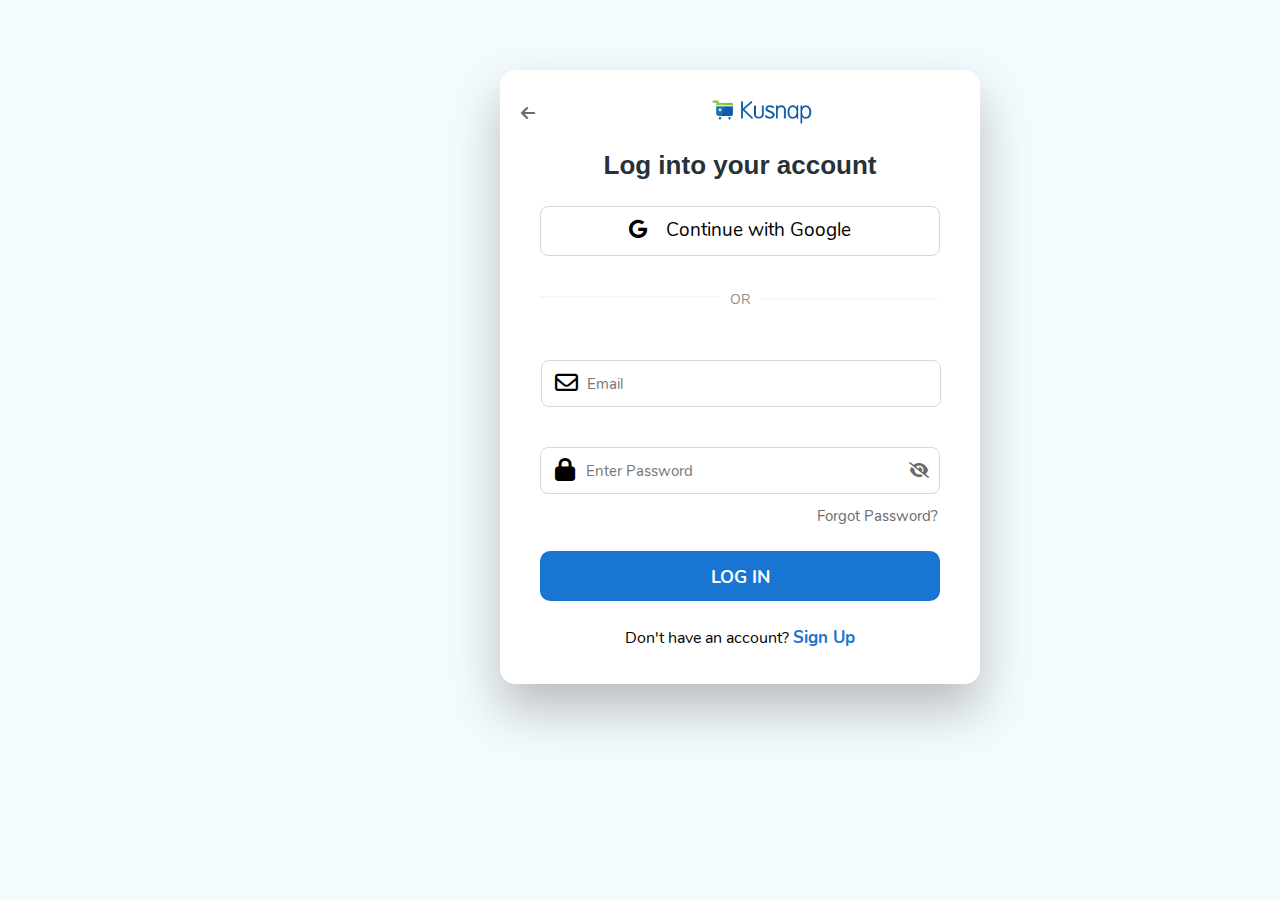
<file: login.html>
<!DOCTYPE html>
    <html lang="en">
    <head>
        <meta charset="UTF-8">
        <meta name="viewport" content="width=device-width, initial-scale=1.0">
        <title>Kusnap Nigeria</title>

        <link rel="stylesheet" href="css/all.css">
        <link rel="stylesheet" href="css/nunito.css">
        <link rel="stylesheet" href="css/style.css">

    </head>
    <body id="body">
            
            <div class="container">
                <a href="file:///C:/Users/DELL/OneDrive/Desktop/kusnap/index.html" id="a"><i class="fa-solid fa-arrow-left arrow"></i></a>
                <img src="images/kusnap.png" alt="" class="kusnap">
                <h3>Log into your account</h3>
                <a href="" class="alink"><p class="google"><i class="fa-brands fa-google"> &nbsp; &nbsp;</i>Continue with Google</p></a>
                    <hr class="hr1"> 
                    <hr class="hr2">
                    <span>OR</span>
                
                    <p><i class="fa-regular fa-envelope env"></i>
                        <input type="text" name="" id="" placeholder="Email" class="input-class"></p>

                        <p>
                            <i class="fa-solid fa-lock env1"></i> <a href="" class="ak"><i class="fa-solid fa-eye-slash eye"></i></a>
                            <input type="password" name="" id="" placeholder="Enter Password" class="input-class1">
                            </p>
                
                <p class="forgot">
                    <a href="file:///C:/Users/DELL/OneDrive/Desktop/kusnap/reset-password.html" class="ab">Forgot Password?</a>
                </p>
           <a id="o" href=""><button type="button">LOG IN</button></a>
            <p id="account">
                Don't have an account? <a href="file:///C:/Users/DELL/OneDrive/Desktop/kusnap/register.html" class="sign">Sign Up</a>
            </p>
            </div>
    </body>
    </html>
</file>
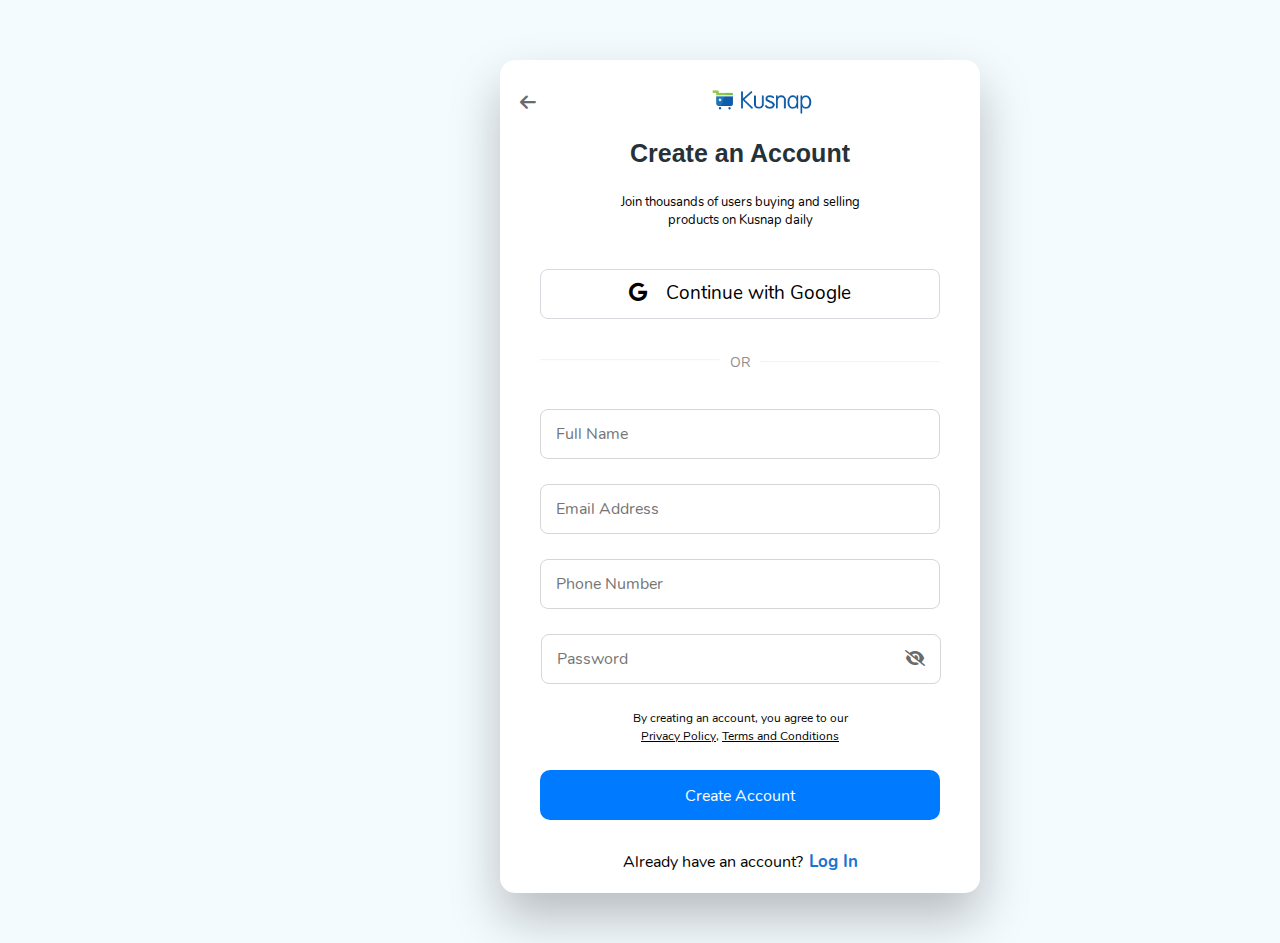
<file: register.html>
<!DOCTYPE html>
<html lang="en">
<head>
    <meta charset="UTF-8">
    <meta name="viewport" content="width=device-width, initial-scale=1.0">
    <title>Kusnap Nigeria</title>
    <link rel="stylesheet" href="css/style.css">
    <link rel="stylesheet" href="css/all.css">
    <link rel="stylesheet" href="css/nunito.css">
</head>
    <body id="register">
        <div class="container">
            <a href="file:///C:/Users/DELL/OneDrive/Desktop/kusnap/index.html" id="arr"><i class="fa-solid fa-arrow-left arrowyy"></i></a>
            <img src="images/kusnap.png" alt="" class="kusnap">
            <h3 id="h33">Create an Account</h3>
            <p class="poo">
                Join thousands of users buying and selling <br> products on Kusnap daily
            </p>
            <a href="" class="alink"><p class="egoogle"><i class="fa-brands fa-google"> &nbsp; &nbsp;</i>Continue with Google</p></a>
            <hr class="hr1"> 
            <hr class="hr2">
            <span>OR</span>

            <p>
                <input type="text" name="" id="" placeholder="Full Name" class="ename" required>
            
                <p>
            
                <p>
                    <input type="email" name="" id="" placeholder="Email Address" class="en-mail" required></p>
    
                    <p>
                        
                    <input type="text" name="" id="" placeholder="Phone Number" class="en-mail" required></p>

                    <p>
                        <a href="" class="aki"><i class="fa-solid fa-eye-slash eyes"></i></a>
                        <input type="password" name="" id="" placeholder="Password" class="pass" required>
                        
                        </p>
                    <p class="agree">
                        By creating an account, you agree to our <br> <a href="" class="privacy">Privacy Policy</a>, <a href="" class="privacy">Terms and Conditions</a>
                    </p>
                        <a id="ooo" href=""><button type="button">Create Account</button></a>
                        <p id="account1">
                            Already have an account? <a href="file:///C:/Users/DELL/OneDrive/Desktop/kusnap/login.html" class="log">Log In</a>
                        </p>
</body>
</html>
</file>
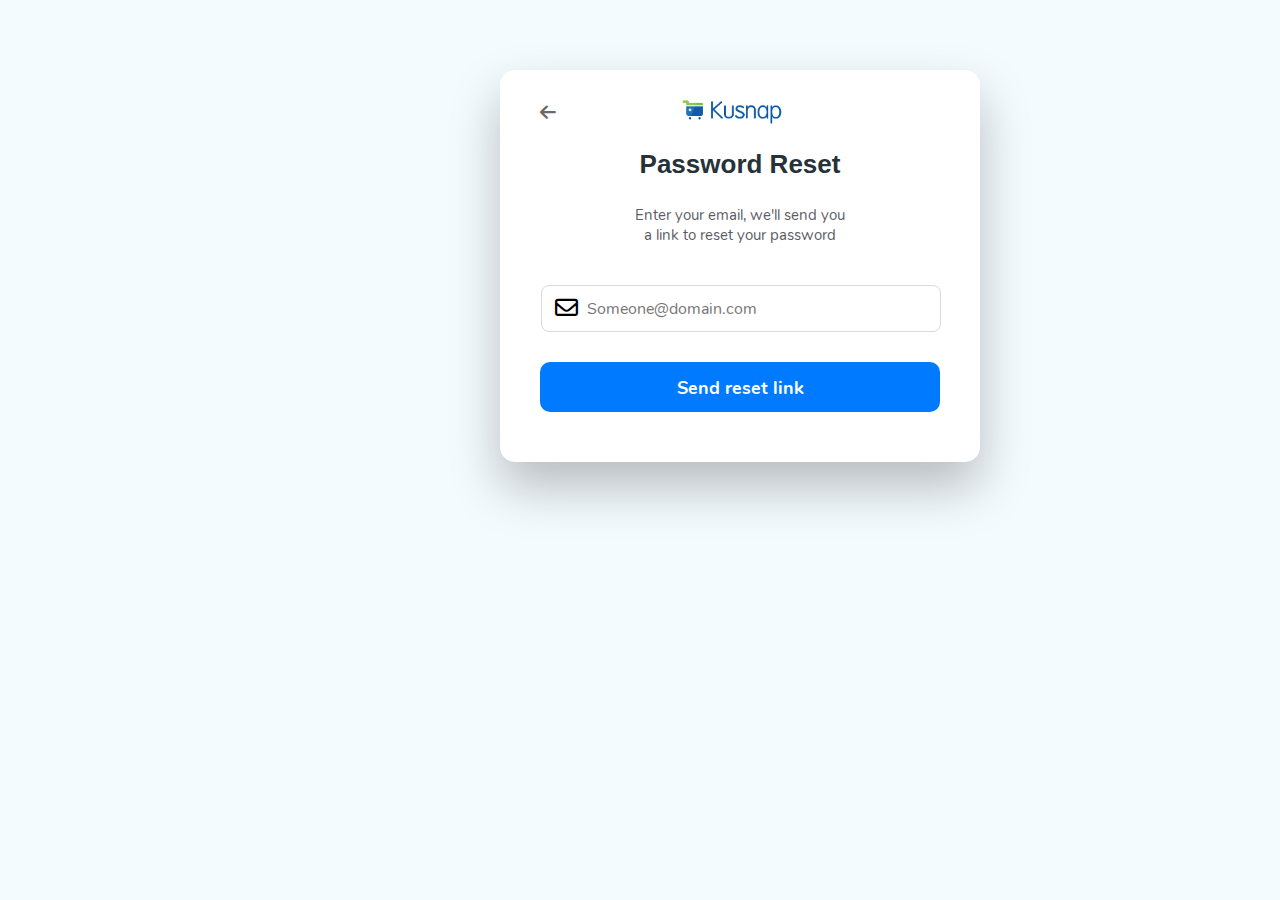
<file: reset-password.html>
<!DOCTYPE html>
<html lang="en">
<head>
    <meta charset="UTF-8">
    <meta name="viewport" content="width=device-width, initial-scale=1.0">
    <title>Kusnap Nigeria</title>
    <link rel="stylesheet" href="css/style.css">
    <link rel="stylesheet" href="css/all.css">
    <link rel="stylesheet" href="css/nunito.css">
</head>
<body id="reset">
    <div class="container">
        <a href="file:///C:/Users/DELL/OneDrive/Desktop/kusnap/index.html" id="ar"><i class="fa-solid fa-arrow-left arrowy"></i></a>
        <img src="images/kusnap.png" alt="" class="kusnap">
        <h3 id="h3">Password Reset</h3>
        <p class="po">
            Enter your email, we'll send you <br> a link to reset your password
        </p>
        
            <p><i class="fa-regular fa-envelope env"></i>
                <input type="text" name="" id="" placeholder="Someone@domain.com" class="input-classs"></p>

                <p>
                    <a id="oo" href=""><button type="button">Send reset link</button></a>
</body>
</html>
</file>
<file: css/nunito.css>
@font-face {
    font-family: nunito;
    font-style: normal;
    font-weight: 400;
    src: local('Nunito'), url(../nunito-woff/Nunito-Regular.woff) format('woff')
}

@font-face {
    font-family: nunito;
    font-style: italic;
    font-weight: 400;
    src: local('Nunito'), url(../nunito-woff/Nunito-Italic.woff) format('woff')
}

@font-face {
    font-family: nunito;
    font-style: normal;
    font-weight: 275;
    src: local('Nunito'), url(../nunito-woff/Nunito-ExtraLight.woff) format('woff')
}

@font-face {
    font-family: nunito;
    font-style: italic;
    font-weight: 275;
    src: local('Nunito'), url(../nunito-woff/Nunito-ExtraLightItalic.woff) format('woff')
}

@font-face {
    font-family: nunito;
    font-style: normal;
    font-weight: 300;
    src: local('Nunito'), url(../nunito-woff/Nunito-Light.woff) format('woff')
}

@font-face {
    font-family: nunito;
    font-style: italic;
    font-weight: 300;
    src: local('Nunito'), url(../nunito-woff/Nunito-LightItalic.woff) format('woff')
}

@font-face {
    font-family: nunito;
    font-style: normal;
    font-weight: 600;
    src: local('Nunito'), url(../nunito-woff/Nunito-SemiBold.woff) format('woff')
}

@font-face {
    font-family: nunito;
    font-style: italic;
    font-weight: 600;
    src: local('Nunito'), url(../nunito-woff/Nunito-SemiBoldItalic.woff) format('woff')
}

@font-face {
    font-family: nunito;
    font-style: normal;
    font-weight: 700;
    src: local('Nunito'), url(../nunito-woff/Nunito-Bold.woff) format('woff')
}

@font-face {
    font-family: nunito;
    font-style: italic;
    font-weight: 700;
    src: local('Nunito'), url(../nunito-woff/Nunito-BoldItalic.woff) format('woff')
}

@font-face {
    font-family: nunito;
    font-style: normal;
    font-weight: 800;
    src: local('Nunito'), url(../nunito-woff/Nunito-ExtraBold.woff) format('woff')
}

@font-face {
    font-family: nunito;
    font-style: italic;
    font-weight: 800;
    src: local('Nunito'), url(../nunito-woff/Nunito-1.woff) format('woff')
}

@font-face {
    font-family: nunito;
    font-style: normal;
    font-weight: 900;
    src: local('Nunito'), url(../nunito-woff/Nunito-2.woff) format('woff')
}

@font-face {
    font-family: nunito;
    font-style: italic;
    font-weight: 900;
    src: local('Nunito'), url(../nunito-woff/Nunito-BlackItalic.woff) format('woff')
}
</file>
<file: css/style.css>
* {
    box-sizing: border-box;
    margin: 0;
    font-family: 'nunito', sans-serif;
}

.head-section {
    background-color: #1975d2;
    background-position: center center;
    background-size: cover;
    height: 45px;
}

.logo-white {
    width: 10px;
    display: none;
}

.bars {
    color: white;
    visibility: hidden;
}

.get-button {
    border: none;
    width: 150px;
    font-size: 16px;
    margin-right: 15px;
    margin-left: 520px;
    color: white;
    text-decoration: none;
    position: relative;
    bottom: 10px;

}

.get-button1 {
    width: 110px;
    margin-right: 30px;
    margin-top: 3px;
    height: 40px;
    padding-top: 10px;
    position: relative;
    bottom: 3px;


}

.get-button2 {
    width: 110px;
    margin-top: 3px;
    height: 30px;
    position: relative;
    bottom: 3px;

}

.get-button3 {
    display: none;

}

.link {
    color: #e4effa;
    text-decoration: none;
    margin-right: 10px;
    margin-left: 300px;
    padding-right: 12px;
    border-right: 1px solid #4b93db;
    position: relative;
    bottom: 10px;
    font-size: 15px;

}

.link:hover {
    text-decoration: underline;
}

.link1:hover {
    text-decoration: underline;
}

.link1 {
    color: #e4effa;
    text-decoration: none;
    position: relative;
    bottom: 10px;
    font-size: 15px;
}

.section {
    background-color: #ffffff;
}

.logo {
    width: 100px;
    margin-left: 125px;
    margin-top: 20px;
}

#selector {
    width: 125px;
    height: 50px;
    font-size: 16px;
    background-color: #ffffff;
    border-radius: 10px;
    border: 5px solid #efefef;
    margin-left: 300px;
}

.field {
    width: 385px;
    height: 50px;
    border-radius: 8px;
    border: 5px solid #efefef;
    background-color: #efefef;
    margin-left: -8px;
    font-size: 17px;
    outline: none;
}

.search {
    display: none;
}

.click:nth-of-type(1) {
    width: 85px;
    height: 50px;
    color: white;
    font-size: 17px;
    border-radius: 12px;
    border: 5px solid #efefef;
    background-color: #1975d2;
    margin-left: -15px;
}

.click:nth-of-type(2) {
    margin-left: 145px;
    width: 140px;
    height: 40px;
    color: white;
    font-size: 17px;
    border-radius: 8px;
    border: 5px solid #08b059;
    background-color: #08b059;

}

.general-section {
    margin-top: 8px;
    background-color: #efefef;

}

.content {
    height: 670px;
}

#overall-div {
    padding-top: 18px;

}

.main-container {
    display: flex;
}

.container-one {
    margin-left: 125px;
    background-color: #ffffff;
    width: 230px;
    height: 440px;
    border-radius: 10px;
    margin-bottom: 30px;
}

.container-one p {
    padding-top: 23px;
    font-weight: bold;
    padding-left: 30px;
    padding-bottom: 8px;
}

.items {
    padding: 2px;
    padding-left: 30px;
    padding-bottom: 7px;
}

.items a {
    text-decoration: none;
    color: black;
}

.pic1 {
    height: 440px;
    width: 760px;
    margin-left: 20px;
}

.pic1 img {
    height: 440px;
    width: 760px;
    border-radius: 18px;
}

.pic2 {
    height: 440px;
    width: 239px;
    margin-left: 20px;
}

.pic2 img {
    height: 440px;
    width: 239px;
    border-radius: 15px;
}

.flex-img {
    display: flex;
    margin-top: -5px;
}

.img11 {
    margin-left: 125px;
    width: 235px;
    height: 170px;

}

.img1 {
    width: 234px;
    height: 170px;
}

.img12 {
    margin-left: 20px;
    width: 525px;
    height: 170px;

}

.img2 {
    width: 525px;
    height: 170px;
}

.img13 {
    margin-left: 20px;
    width: 470px;
    height: 170px;

}

.img3 {
    width: 470px;
    height: 170px;
}

hr {
    margin-top: 20px;
    margin-left: 125px;
    margin-bottom: 18px;
    width: 1245px;
    opacity: 0.1;

}

.view-card {
    display: flex;
}

.heading1 {
    font-size: 2.30rem;
    margin-left: 125px;
    line-height: 2.7rem;

}

.view {
    margin-left: 480px;

}

.view a button {
    margin-left: 495px;
    height: 45px;
    width: 110px;
    border-radius: 25px;
    background-color: #efefef;
    border: 1px solid #2d80d4;
    color: #2d80d4;
    font-weight: bold;
    font-size: .875rem;
    padding-right: 3px;
}

.view a button:hover {
    background-color: #d3e2f1;
}

.daily-picks {
    margin-left: 125px;
    display: flex;
    margin-top: 20px;
    flex-wrap: wrap;
    font-size: 16px;
}

.flex-items {
    padding-bottom: 15px;
}

.flex-items a {
    text-decoration: none;
    color: black;
}

.flex-items a .text {
    margin-top: 3px;
    line-height: 26px;
    font-size: 16px;
    padding-bottom: 2px;
}

.flex-items a .text span {
    font-weight: bold;
    font-size: 17px;
}

#pic1 {
    width: 239px;
    border-radius: 8px;
    height: 235px;
    margin-right: 19px;
}

#pic2 {
    width: 239px;
    border-radius: 8px;
    height: 235px;
    margin-right: 19px;
}

#pic3 {
    width: 239px;
    border-radius: 8px;
    height: 235px;
    margin-right: 19px;
}

#pic4 {
    width: 239px;
    border-radius: 8px;
    height: 235px;
    margin-right: 18px;
}

#pic5 {
    width: 239px;
    border-radius: 8px;
    height: 235px;
}

#pic6 {
    width: 239px;
    border-radius: 8px;
    height: 235px;
    margin-right: 19px;
}

#pic7 {
    width: 239px;
    border-radius: 8px;
    height: 235px;
    margin-right: 19px;
}

#pic8 {
    width: 239px;
    border-radius: 8px;
    height: 235px;
    margin-right: 19px;
}

#pic9 {
    width: 239px;
    border-radius: 8px;
    height: 235px;
    margin-right: 19px;
}

#pic10 {
    width: 239px;
    border-radius: 8px;
    height: 235px;
}

.in-text1 {
    color: #8d8d8d;
    font-family: serif;
    font-size: 17px;
    line-height: 6;
}

.in-text1 span {
    margin-left: 130px;
    font-size: 13px;


}

.in-text1 span span {
    margin-left: 5px;
    font-size: 17px;
    padding-left: 2px;
    font-family: serif;
}

.in-text2 {
    color: #8d8d8d;
    font-family: serif;
    font-size: 17px;
    line-height: 6;
}

.in-text2 span {
    margin-left: 133px;
    font-size: 13px;


}

.in-text2 span span {
    margin-left: 7px;
    font-size: 17px;
    padding-left: 2px;
    font-family: serif;
}

.in-text3 {
    color: #8d8d8d;
    font-family: serif;
    font-size: 17px;
    line-height: 6;
}

.in-text3 span {
    margin-left: 129px;
    font-size: 13px;


}

.in-text3 span span {
    margin-left: 4px;
    font-size: 17px;
    padding-left: 2px;
    font-family: serif;
}

.flex-items a .text span.assn {
    display: inline-block;
    color: #08b059;
    font-family: serif;
    padding-top: 4px;
    font-size: 17px;
}

.in-text4 {
    color: #8d8d8d;
    font-family: serif;
    font-size: 17px;
    line-height: 40px;
}

.in-text4 span {
    margin-left: 131px;
    font-size: 13px;


}

.in-text4 span span {
    margin-left: 4px;
    font-size: 17px;
    padding-left: 2px;
    font-family: serif;
}

.in-text5 {
    color: #8d8d8d;
    font-family: serif;
    font-size: 17px;
    line-height: 6;
}

.in-text5 .ac {
    color: #f88181;
    font-family: serif;
    font-size: 17px;
}

.m {
    margin-left: 126px;
    font-size: 13px;
}

.in-text5 span span {
    font-size: 17px;
    padding-left: 2px;
    font-family: serif;
    margin-left: 3px;
}

.in-text6 {
    color: #8d8d8d;
    font-family: serif;
    font-size: 17px;
    line-height: 6;
}

.in-text6 span {
    margin-left: 131px;
    font-size: 13px;


}

.in-text6 span span {
    margin-left: 5px;
    font-size: 17px;
    padding-left: 2px;
    font-family: serif;
}

.in-text7 {
    color: #8d8d8d;
    font-family: serif;
    font-size: 17px;
    line-height: 6;
}

.in-text7 span {
    margin-left: 120px;
    font-size: 13px;


}

.in-text7 span span {
    margin-left: 5px;
    font-size: 17px;
    padding-left: 2px;
    font-family: serif;
}

.in-text8 {
    color: #8d8d8d;
    font-family: serif;
    font-size: 17px;
    line-height: 43px;
}

.in-text8 span {
    margin-left: 129px;
    font-size: 13px;


}

.in-text8 span span {
    margin-left: 4px;
    font-size: 17px;
    padding-left: 2px;
    font-family: serif;
}

.in-text9 {
    color: #8d8d8d;
    font-family: serif;
    font-size: 17px;
    line-height: 6;
}

.in-text9 span {
    margin-left: 129px;
    font-size: 13px;


}

.in-text9 span span {
    margin-left: 4px;
    font-size: 17px;
    padding-left: 2px;
    font-family: serif;
}

.in-text10 {
    color: #8d8d8d;
    font-family: serif;
    font-size: 17px;
    line-height: 6;
}

.in-text10 span {
    margin-left: 110px;
    font-size: 13px;


}

.in-text10 span span {
    margin-left: 4px;
    font-size: 17px;
    padding-left: 2px;
    font-family: serif;
}

.view1 a button {
    margin-left: 965px;
    height: 45px;
    width: 110px;
    border-radius: 25px;
    background-color: #efefef;
    border: 1px solid #2d80d4;
    color: #2d80d4;
    font-weight: bold;
    font-size: .875rem;
    padding-right: 3px;
}

.view1 a button:hover {
    background-color: #d3e2f1;
}

.fresh-finds {
    margin-left: 125px;
    display: flex;
    margin-top: 20px;
    flex-wrap: wrap;
}

.flexy-items {
    padding-bottom: 15px;
}

.flexy-items a {
    text-decoration: none;
    color: black;
}

.flexy-items a .texty {
    margin-top: 3px;
    line-height: 26px;
    font-size: 16px;
    padding-bottom: 2px;
}

.flexy-items a .texty span {
    font-weight: bold;
    font-size: 17px;
}

del {
    font-size: 15px;
    color: #8d8d8d;
    font-family: serif;
}

.in-texty1 {
    color: #8d8d8d;
    font-family: serif;
    font-size: 17px;
    line-height: 7;
}

.in-texty1 .ac {
    color: #f88181;
    font-family: serif;
    font-size: 17px;
}

.m {
    margin-left: 105px;
    font-size: 13px;
}

.in-texty1 span span {
    font-size: 17px;
    padding-left: 2px;
    font-family: serif;
    margin-left: 3px;
}

.in-texty2 {
    color: #8d8d8d;
    font-family: serif;
    font-size: 17px;
    line-height: 70px;
}

.in-texty2 .ac {
    color: #f88181;
    font-family: serif;
    font-size: 17px;
}

.in-texty2 span span {
    font-size: 17px;
    padding-left: 2px;
    font-family: serif;
    margin-left: 3px;
}

.mi {
    margin-left: 113px;
    font-size: 13px;
}

.in-texty3 {
    color: #8d8d8d;
    font-family: serif;
    font-size: 17px;
    line-height: 7;
}

.in-texty3 span {
    margin-left: 135px;
    font-size: 13px;


}

.in-texty3 span span {
    margin-left: 4px;
    font-size: 17px;
    padding-left: 2px;
    font-family: serif;
}

.in-texty4 {
    color: #8d8d8d;
    font-family: serif;
    font-size: 17px;
    line-height: 18px;
}

.in-texty4 span {
    margin-left: 128px;
    font-size: 13px;


}

.in-texty4 span span {
    margin-left: 4px;
    font-size: 17px;
    padding-left: 2px;
    font-family: serif;
}

.flexy-items a .texty span.assn {
    display: inline-block;
    color: #08b059;
    font-family: serif;
    padding-top: 4px;
    font-size: 17px;
}

.in-texty5 {
    color: #8d8d8d;
    font-family: serif;
    font-size: 17px;
    line-height: 58px;
}

.in-texty5 span {
    margin-left: 129px;
    font-size: 13px;


}

.in-texty5 span span {
    margin-left: 4px;
    font-size: 17px;
    padding-left: 2px;
    font-family: serif;
}

.in-texty6 {
    color: #8d8d8d;
    font-family: serif;
    font-size: 17px;
    line-height: 8px;
}

.in-texty6 .ac {
    color: #f88181;
    font-family: serif;
    font-size: 17px;
}

.in-texty6 span span {
    font-size: 17px;
    padding-left: 2px;
    font-family: serif;
    margin-left: 3px;
}

.mi {
    margin-left: 105px;
    font-size: 13px;
}

.in-texty7 {
    color: #8d8d8d;
    font-family: serif;
    font-size: 17px;
    line-height: 50px;
}

.in-texty7 span {
    margin-left: 129px;
    font-size: 13px;


}

.in-texty7 span span {
    margin-left: 4px;
    font-size: 17px;
    padding-left: 2px;
    font-family: serif;
}

.in-texty8 {
    color: #8d8d8d;
    font-family: serif;
    font-size: 17px;
    line-height: 50px;
}

.in-texty8 span {
    margin-left: 129px;
    font-size: 13px;


}

.in-texty8 span span {
    margin-left: 4px;
    font-size: 17px;
    padding-left: 2px;
    font-family: serif;
}

.in-texty9 {
    color: #8d8d8d;
    font-family: serif;
    font-size: 17px;
    line-height: 112px;
}

.in-texty9 span {
    margin-left: 135px;
    font-size: 13px;


}

.in-texty9 span span {
    margin-left: 4px;
    font-size: 17px;
    padding-left: 2px;
    font-family: serif;
}

.in-texty10 {
    color: #8d8d8d;
    font-family: serif;
    font-size: 17px;
    line-height: 60px;
}

.in-texty10 span {
    margin-left: 135px;
    font-size: 13px;


}

.in-texty10 span span {
    margin-left: 4px;
    font-size: 17px;
    padding-left: 2px;
    font-family: serif;
}

.image-container {
    margin-left: 125px;
    width: 1270px;
    margin-top: -20px;
    margin-bottom: 15px;
}

.viewy {
    margin-left: 975px;

}

.viewy a button {
    height: 45px;
    width: 110px;
    border-radius: 25px;
    background-color: #efefef;
    border: 1px solid #2d80d4;
    color: #2d80d4;
    font-weight: bold;
    font-size: .875rem;
    padding-right: 3px;
}

.viewy a button:hover {
    background-color: #d3e2f1;
}

.electronics {
    margin-left: 125px;
    display: flex;
    margin-top: 20px;
    flex-wrap: wrap;
}

.flexyy-items {
    padding-bottom: 15px;
}

.flexyy-items a {
    text-decoration: none;
    color: black;
}

.flexyy-items a .textyy {
    margin-top: 3px;
    line-height: 26px;
    font-size: 16px;
    padding-bottom: 2px;
}

.flexyy-items a .textyy span {
    font-weight: bold;
    font-size: 17px;
}

.flexyy-items a .textyy span.assn {
    display: inline-block;
    color: #08b059;
    font-family: serif;
    padding-top: 4px;
    font-size: 17px;
}

.m {
    margin-left: 105px;
    font-size: 13px;
}

.in-textyy1 {
    color: #8d8d8d;
    font-family: serif;
    font-size: 17px;
    line-height: 78px;
}

.in-textyy1 span {
    margin-left: 129px;
    font-size: 13px;


}

.in-textyy1 span span {
    margin-left: 4px;
    font-size: 17px;
    padding-left: 2px;
    font-family: serif;
}

.in-textyy2 {
    color: #8d8d8d;
    font-family: serif;
    font-size: 17px;
    line-height: 140px;
}

.in-textyy2 span {
    margin-left: 140px;
    font-size: 13px;


}

.in-textyy2 span span {
    margin-left: 4px;
    font-size: 17px;
    padding-left: 2px;
    font-family: serif;
}

.in-textyy3 {
    color: #8d8d8d;
    font-family: serif;
    font-size: 17px;
    line-height: 35px;
}

.in-textyy3 span {
    margin-left: 129px;
    font-size: 13px;


}

.in-textyy3 span span {
    margin-left: 4px;
    font-size: 17px;
    padding-left: 2px;
    font-family: serif;
}

.in-textyy4 {
    color: #8d8d8d;
    font-family: serif;
    font-size: 17px;
    line-height: 140px;
}

.in-textyy4 .ac {
    color: #f88181;
    font-family: serif;
    font-size: 17px;
}

.m {
    margin-left: 105px;
    font-size: 13px;
}

.in-textyy4 span span {
    font-size: 17px;
    padding-left: 2px;
    font-family: serif;
    margin-left: 3px;
}

.in-textyy5 {
    color: #8d8d8d;
    font-family: serif;
    font-size: 17px;
    line-height: 90px;
}

.in-textyy5 .ac {
    color: #f88181;
    font-family: serif;
    font-size: 17px;
}

.m {
    margin-left: 105px;
    font-size: 13px;
}

.in-textyy5 span span {
    font-size: 17px;
    padding-left: 2px;
    font-family: serif;
    margin-left: 3px;
}

.in-textyy6 {
    color: #8d8d8d;
    font-family: serif;
    font-size: 17px;
    line-height: 85px;
}

.in-textyy6 span {
    margin-left: 118px;
    font-size: 13px;


}

.in-textyy6 span span {
    margin-left: 4px;
    font-size: 17px;
    padding-left: 2px;
    font-family: serif;
}

.in-textyy7 {
    color: #8d8d8d;
    font-family: serif;
    font-size: 17px;
    line-height: 87px;
}

.in-textyy7 span {
    margin-left: 139px;
    font-size: 13px;


}

.in-textyy7 span span {
    margin-left: 4px;
    font-size: 17px;
    padding-left: 2px;
    font-family: serif;
}

.in-textyy8 {
    color: #8d8d8d;
    font-family: serif;
    font-size: 17px;
    line-height: 78px;
}

.in-textyy8 span {
    margin-left: 129px;
    font-size: 13px;


}

.in-textyy8 span span {
    margin-left: 4px;
    font-size: 17px;
    padding-left: 2px;
    font-family: serif;
}

.in-textyy9 {
    color: #8d8d8d;
    font-family: serif;
    font-size: 17px;
    line-height: 25px;
}

.in-textyy9 span {
    margin-left: 130px;
    font-size: 13px;


}

.in-textyy9 span span {
    margin-left: 4px;
    font-size: 17px;
    padding-left: 2px;
    font-family: serif;
}

.in-textyy10 {
    color: #8d8d8d;
    font-family: serif;
    font-size: 17px;
    line-height: 87px;
}

.in-textyy10 span {
    margin-left: 140px;
    font-size: 13px;


}

.in-textyy10 span span {
    margin-left: 4px;
    font-size: 17px;
    padding-left: 2px;
    font-family: serif;
}

.view2 {
    margin-left: 840px;

}

.view2 a button {
    height: 45px;
    width: 110px;
    border-radius: 25px;
    background-color: #efefef;
    border: 1px solid #2d80d4;
    color: #2d80d4;
    font-weight: bold;
    font-size: .875rem;
    padding-right: 3px;
}

.view2 a button:hover {
    background-color: #d3e2f1;
}

.health {
    margin-left: 125px;
    display: flex;
    margin-top: 20px;
    flex-wrap: wrap;
}

.flexi-items {
    padding-bottom: 15px;
}

.flexi-items a {
    text-decoration: none;
    color: black;
}

.flexi-items a .texti {
    margin-top: 3px;
    line-height: 26px;
    font-size: 16px;
    padding-bottom: 2px;
}

.flexi-items a .texti span {
    font-weight: bold;
    font-size: 17px;
}

.flexi-items a .texti span.assn {
    display: inline-block;
    color: #08b059;
    font-family: serif;
    padding-top: 3px;
    font-size: 17px;
}

.in-texti1 {
    color: #8d8d8d;
    font-family: serif;
    font-size: 17px;
    line-height: 25px;
}

.in-texti1 span {
    margin-left: 138px;
    font-size: 13px;


}

.in-texti1 span span {
    margin-left: 4px;
    font-size: 17px;
    padding-left: 2px;
    font-family: serif;
}

.in-texti2 {
    color: #8d8d8d;
    font-family: serif;
    font-size: 17px;
    line-height: 73px;
}

.in-texti2 span {
    margin-left: 140px;
    font-size: 13px;


}

.in-texti2 span span {
    margin-left: 4px;
    font-size: 17px;
    padding-left: 2px;
    font-family: serif;
}

.in-texti3 {
    color: #8d8d8d;
    font-family: serif;
    font-size: 17px;
    line-height: 73px;
}

.in-texti3 span {
    margin-left: 140px;
    font-size: 13px;


}

.in-texti3 span span {
    margin-left: 4px;
    font-size: 17px;
    padding-left: 2px;
    font-family: serif;
}

.in-texti4 {
    color: #8d8d8d;
    font-family: serif;
    font-size: 17px;
    line-height: 73px;
}

.in-texti4 span {
    margin-left: 129px;
    font-size: 13px;


}

.in-texti4 span span {
    margin-left: 4px;
    font-size: 17px;
    padding-left: 2px;
    font-family: serif;
}

.in-texti5 {
    color: #8d8d8d;
    font-family: serif;
    font-size: 17px;
    line-height: 73px;
}

.in-texti5 span {
    margin-left: 140px;
    font-size: 13px;

}

.in-texti5 span span {
    margin-left: 4px;
    font-size: 17px;
    padding-left: 2px;
    font-family: serif;
}

.in-texti6 {
    color: #8d8d8d;
    font-family: serif;
    font-size: 17px;
    line-height: 44px;
}

.in-texti6 span {
    margin-left: 127px;
    font-size: 13px;

}

.in-texti6 span span {
    margin-left: 4px;
    font-size: 17px;
    padding-left: 2px;
    font-family: serif;
}

.in-texti7 {
    color: #8d8d8d;
    font-family: serif;
    font-size: 17px;
    line-height: 53px;
}

.in-texti7 span {
    margin-left: 140px;
    font-size: 13px;

}

.in-texti7 span span {
    margin-left: 4px;
    font-size: 17px;
    padding-left: 2px;
    font-family: serif;
}

.in-texti8 {
    color: #8d8d8d;
    font-family: serif;
    font-size: 17px;
    line-height: 54px;
}

.in-texti8 span {
    margin-left: 118px;
    font-size: 13px;

}

.in-texti8 span span {
    margin-left: 4px;
    font-size: 17px;
    padding-left: 2px;
    font-family: serif;
}

.in-texti9 {
    color: #8d8d8d;
    font-family: serif;
    font-size: 17px;
    line-height: 52px;
}

.in-texti9 span {
    margin-left: 121px;
    font-size: 13px;

}

.in-texti9 span span {
    margin-left: 4px;
    font-size: 17px;
    padding-left: 2px;
    font-family: serif;
}

.in-texti10 {
    color: #8d8d8d;
    font-family: serif;
    font-size: 17px;
    line-height: 25px;
}

.in-texti10 .ac {
    color: #f88181;
    font-family: serif;
    font-size: 17px;
}

.m {
    margin-left: 95px;
    font-size: 13px;
}

.in-texti10 span span {
    font-size: 17px;
    padding-left: 2px;
    font-family: serif;
    margin-left: 3px;
}

.flexi-items a .texti span.assni {
    display: inline-block;
    color: #08b059;
    font-family: serif;
    padding-top: 1px;
    font-size: 17px;
}

.period {
    display: none;
}

.last-container {
    background-color: #f1f7fc;
    padding-bottom: 60px;
}

.heading2 {
    margin-top: 15px;
    padding-top: 60px;
    font-size: 36px;
    margin-left: 125px;
    margin-bottom: 35px;
}

.general-div {
    display: flex;
    flex-wrap: wrap;
}

.aim,
.aim4 {
    margin-left: 125px;
    background-color: #ffffff;
    border: 5px solid white;
    border-radius: 10px;
    width: 303px;
    height: 280px;
}

.div1 {
    text-decoration: none;
    color: black;
    margin-right: 15px;

}

.sunking {
    width: 303px;
    position: relative;
    right: 5px;
    bottom: 5px;
}

.sun {
    width: 65px;
    height: 65px;
    border-radius: 12px;
    bottom: 45px;
    position: relative;
    left: 8px;
    border: 2px solid white;
    object-fit: cover;
}

.head {
    font-size: 16px;
    padding-bottom: 2px;
    position: relative;
    bottom: 40px;
    padding-bottom: 10px;
    padding-left: 8px;
    object-fit: cover;
}

h6 {
    font-size: 16px;
    padding-bottom: 2px;
    position: relative;
    bottom: 45px;
    padding-left: 8px;
    object-fit: cover;

}

.h6p {
    font-size: 13px;
    padding-bottom: 2px;
    position: relative;
    bottom: 45px;
    padding-left: 8px;
    color: #818181;

}

.h6p1 {
    font-size: 13px;
    padding-bottom: 2px;
    position: relative;
    bottom: 45px;
    padding-left: 8px;
    color: #818181;

}

.h6p2 {
    display: none;

}

.tex {
    font-size: 13px;
    position: relative;
    bottom: 7px;
    padding-left: 18px;
}

.aim1 {
    background-color: #ffffff;
    border: 5px solid white;
    border-radius: 10px;
    width: 303px;
    height: 280px;
    margin-left: 20px;
}

.pot {
    width: 303px;
    height: 120px;
    position: relative;
    right: 5px;
    bottom: 5px;
    border-top-left-radius: 10px;
    border-top-right-radius: 10px;
    object-fit: cover;

}

.pot1 {
    width: 65px;
    height: 65px;
    border-radius: 12px;
    bottom: 45px;
    position: relative;
    left: 8px;
    object-fit: cover;
}

.tex1 {
    font-size: 13px;
    position: relative;
    bottom: 25px;
    padding-left: 12px;
}

.child-div1 {
    display: none;
}

.aim2,
.aim3 {
    background-color: #ffffff;
    border: 5px solid white;
    border-radius: 10px;
    width: 303px;
    height: 280px;
    margin-left: 20px;
}

.mail {
    width: 303px;
    height: 120px;
    position: relative;
    right: 5px;
    bottom: 5px;
    border-top-left-radius: 10px;
    border-top-right-radius: 10px;
    object-fit: cover;

}

.mail1 {
    width: 65px;
    height: 65px;
    border-radius: 12px;
    bottom: 45px;
    position: relative;
    left: 8px;
    border: 2px solid white;
    object-fit: cover;
}

.aim4 {
    margin-left: 125px;
    background-color: #ffffff;
    border: 5px solid white;
    border-radius: 12px;
    margin-top: 30px;
    width: 303px;
    height: 280px;

}

.aim5 {
    background-color: #ffffff;
    border: 5px solid white;
    border-radius: 12px;
    margin-top: 30px;
    width: 303px;
    height: 280px;
    margin-left: 20px;
}

.aim6 {
    background-color: #ffffff;
    border: 5px solid white;
    border-radius: 12px;
    margin-top: 30px;
    width: 303px;
    height: 280px;
    margin-left: 20px;
}

.h6px {
    font-size: 13px;
    padding-left: 8px;
    position: relative;
    bottom: 45px;
    display: inline-block;
    color: #818181;
}

.h6p2 {
    display: none;
}

.h6po {
    display: none;
}

.h6p1 {
    font-size: 13px;
    padding-left: 8px;
    position: relative;
    bottom: 45px;
    display: inline-block;
    color: #818181;
}

.h6p3 {
    display: none;
}

.aim7 {
    background-color: #ffffff;
    border: 5px solid white;
    border-radius: 12px;
    margin-top: 30px;
    width: 303px;
    height: 280px;
    margin-left: 20px;
}

.tex2 {
    font-size: 13px;
    position: relative;
    bottom: 8px;
    padding-left: 8px;
}

.tex3 {
    font-size: 13px;
    position: relative;
    bottom: 23px;
    padding-left: 8px;
}

.tex4 {
    font-size: 13px;
    position: relative;
    bottom: 12px;
    padding-left: 8px;
}

.tex5 {
    font-size: 13px;
    position: relative;
    bottom: 28px;
    padding-left: 8px;
}

.tex6 {
    font-size: 13px;
    position: relative;
    bottom: 28px;
    padding-left: 8px;
}

.tex7 {
    font-size: 13px;
    position: relative;
    bottom: 10px;
    padding-left: 8px;
}

.see-link button {
    margin-top: 35px;
    margin-left: 660px;
    border: none;
    background-color: #e4f0fa;
    color: #3485d7;
    width: 200px;
    height: 45px;
    font-size: 20px;
    border-radius: .5rem;
}

.see-link button:hover {
    background-color: #daeaf8;
}

.footer1 {
    background-color: #000b14;
    color: white;

}

.footer1-div {
    margin-left: 125px;
}

.paragraph1 {
    padding-top: 150px;
    font-size: 33px;
    font-weight: bold;
    padding-bottom: 10px;
}

.paragraph2 {
    color: #93989b;
}

#input-box {
    background-color: #fbfbfb;
    margin-top: 35px;
    width: 550px;
    height: 65px;
    font-size: 20px;
    color: #929397;
    border-radius: 7px;
    border: none;
    padding-left: 25px;
    margin-bottom: 80px;
}

.blue-button {
    display: none;
}

.footer2 {

    background-color: #00050a;
}

.footer2-div {
    margin-left: 125px;
    display: flex;
    padding-top: 50px;
}

h4 {
    color: white;
    padding-bottom: 10px;
    font-size: 14px;
}

.container2 a {
    display: block;
    text-decoration: none;
    color: #9c9ea0;
    font-size: 13px;
    padding-bottom: 10px;
}

.container2 a:hover {
    text-decoration: underline;
}

.container2 {
    margin-left: 100px;
}

.container3 a {
    display: block;
    text-decoration: none;
    color: #9c9ea0;
    font-size: 13px;
    padding-bottom: 10px;
}

.container3 a:hover {
    text-decoration: underline;
}

.container3 {
    margin-left: 100px;
}

.dotted {
    display: block;
}

.container4 {
    margin-left: 350px;
    padding-bottom: 150px;
}

.container1 a {
    display: block;
    text-decoration: none;
    color: #9c9ea0;
    font-size: 13px;
    padding-bottom: 10px;
}

.container1 a:hover {
    text-decoration: underline;
}

.container4i {
    display: none;
}

#image1 {
    width: 175px;
    height: 165px;
    border-radius: 6px;
    position: relative;
    right: 7px;
    margin-top: -60px;
}

#image2 {
    width: 160px;
    height: 140px;
    margin-top: -95px;
    border-radius: 6px;

}

#stay {
    color: white;
    margin-top: -15px;
    padding-bottom: 10px;
    font-size: 16px;
}

.dot {
    color: white;
    letter-spacing: 7px;
    border-radius: 8px;
    font-size: 15px;
}

.last-para {
    color: white;
    text-align: center;
    padding-bottom: 25px;
    font-size: 14px;
    font-family: sans-serif;
    margin-top: -40px;
}

#body {
    background-color: #f4fbff;
    padding-top: 70px;
}

#body .container {
    background-color: #ffffff;
    width: 480px;
    margin-left: 500px;
    border-radius: 15px;
    box-shadow: 0px 25px 50px rgba(0,0,0,.25);
    text-align: center;

}

#body .kusnap {
    padding-top: 20px;
    width: 120px;
    margin: auto;


}

.arrow {
    font-size: 16px;
    position: relative;
    right: 150px;
    bottom: 15px;
    width: 40px;
    height: 40px;
    padding-top: 10px;
}

#a {
    display: inline-block;
    text-decoration: none;
    color: #6b6a6a;
}

.arrow:hover {
    border-radius: 50%;
    border: 1px solid #b4b3b3;
}

#body h3 {
    font-size: 26px;
    font-family: sans-serif;
    color: #263238;
    padding-bottom: 25px;
}

.alink {
    text-decoration: none;
    color: black;
}

.google {
    border: 1px solid #d6dadf;
    border-radius: 8px;
    width: 400px;
    height: 50px;
    font-size: 19px;
    margin-left: 40px;
    padding-top: 10px;
}

.hr1 {
    width: 180px;
    margin-left: 40px;
    color: #8d8d8d;
    margin-top: 40px;

}

.hr2 {
    width: 180px;
    margin-left: 40px;
    color: #8d8d8d;
    position: relative;
    bottom: 20px;
    left: 220px;

}

#body span {
    font-size: 14px;
    color: #8d8d8d;
    position: relative;
    bottom: 50px;
}

.mr {
    border: 1px solid #d6dadf;
    width: 400px;
    margin-left: 40px;
    height: 50px;
    border-radius: 8px;
}

.env {
    font-size: 23px;
    position: relative;
    top: 2px;
    left: 15px;
}

.input-class {
    width: 400px;
    height: 47px;
    border-radius: 8px;
    font-size: 15px;
    padding-left: 45px;
    border: 1px solid #d6dadf;
    margin-bottom: 40px;
    margin-left: -26px;
}

.input-class:hover {
    border: 1px solid black;
}

.input-class1 {
    width: 400px;
    height: 47px;
    border-radius: 8px;
    font-size: 15px;
    padding-left: 45px;
    border: 1px solid #d6dadf;
    margin-left: -48px;

}

.input-class1:hover {
    border: 1px solid black;
}

.env1 {
    font-size: 23px;
    position: relative;
    top: 2px;
    left: 15px;
}

.eye {
    position: relative;
    left: 345px;
}

.ak {
    color: rgb(107, 105, 105);
}

.forgot {

    margin-left: 275px;
    padding-top: 10px;
    font-size: 15px;
    margin-top: 2px;
}

.ab {
    text-decoration: none;
    color: rgb(107, 105, 105);
}

.ab:hover {
    text-decoration: underline;
}

#o button {
    cursor: pointer;
    background-color: #1975d2;
    border: none;
    width: 400px;
    height: 50px;
    color: white;
    border-radius: 10px;
    font-size: 18px;
    font-weight: bold;
    padding-top: 3px;
    margin-top: 25px;
}

#account {
    margin-top: 25px;
    padding-bottom: 35px;
}

.sign {
    text-decoration: none;
    color: #1975d2;
    font-weight: bold;
    font-size: 17px;
}

#reset {
    background-color: #f4fbff;
    padding-top: 70px;
    padding-bottom: 0px;
}

#reset .container {
    background-color: #ffffff;
    width: 480px;
    margin-left: 500px;
    border-radius: 15px;
    box-shadow: 0px 25px 50px rgba(0,0,0,.25);
    text-align: center;

}

#reset .kusnap {
    padding-top: 20px;
    width: 120px;
    margin: auto;
    margin-right: 60px;

}

.arrowy {
    font-size: 18px;
    position: relative;
    right: 100px;
    bottom: 15px;
    width: 40px;
    height: 40px;
    padding-top: 10px;
}

#ar {
    display: inline-block;
    text-decoration: none;
    color: #6b6a6a;
}

.arrowy:hover {
    border-radius: 50%;
    border: 1px solid #b4b3b3;
}

#h3 {
    font-size: 26px;
    font-family: sans-serif;
    color: #263238;
    padding-bottom: 25px;
}

.po {
    color: #5a5c64;
    font-size: 15px;
    padding-bottom: 40px;
}

.input-classs {
    width: 400px;
    height: 47px;
    border-radius: 8px;
    font-size: 16px;
    padding-left: 45px;
    border: 1px solid #d6dadf;
    margin-bottom: 15px;
    margin-left: -26px;
}

.input-classs:hover {
    border: 1px solid black;
}

#oo button {
    cursor: pointer;
    background-color: #007bff;
    border: none;
    width: 400px;
    height: 50px;
    color: white;
    border-radius: 10px;
    font-size: 18px;
    font-weight: bold;
    padding-top: 3px;
    margin-top: 15px;
    margin-bottom: 50px;
}

#register {
    background-color: #f4fbff;
    padding-top: 60px;
    padding-bottom: 50px;
}

#register .container {
    background-color: #ffffff;
    width: 480px;
    margin-left: 500px;
    border-radius: 15px;
    box-shadow: 0px 25px 50px rgba(0,0,0,.25);
    text-align: center;

}

#register .kusnap {
    padding-top: 20px;
    width: 120px;
    margin: auto;

}

.arrowyy {
    font-size: 18px;
    position: relative;
    right: 150px;
    bottom: 15px;
    width: 40px;
    height: 40px;
    padding-top: 10px;
}

#arr {
    display: inline-block;
    text-decoration: none;
    color: #6b6a6a;
}

.arrowyy:hover {
    border-radius: 50%;
    border: 1px solid #b4b3b3;
}

#h33 {
    font-size: 25px;
    font-family: sans-serif;
    color: #263238;
    padding-bottom: 25px;
}
.poo {
    font-size: 13px;
    padding-bottom: 40px;
}
#register span {
    font-size: 14px;
    color: #8d8d8d;
    position: relative;
    bottom: 50px;
}

.egoogle {
    border: 1px solid #d6dadf;
    border-radius: 8px;
    width: 400px;
    height: 50px;
    font-size: 19px;
    margin-left: 40px;
    padding-top: 10px;
}

.ename {
    width: 400px;
    height: 50px;
    border-radius: 8px;
    font-size: 16px;
    padding-left: 15px;
    border: 1px solid #d4d6d9;
    margin-bottom: 25px;
    margin-left: 0px;
    margin-top: -50px;
    color: #acacac;
}

.en-mail {
    width: 400px;
    height: 50px;
    border-radius: 8px;
    font-size: 16px;
    padding-left: 15px;
    border: 1px solid #d4d6d9;
    margin-bottom: 25px;
    margin-left: 0px;
    color: #acacac;
}

.en-mail:hover,
.ename:hover,
.phone:hover,
.pass:hover {
    border: 1px solid black;
}

.eyes {
    position: relative;
    left: 365px;
}

.aki {
    color: rgb(107, 105, 105);
}

.pass {
    width: 400px;
    height: 50px;
    border-radius: 8px;
    font-size: 16px;
    padding-left: 15px;
    border: 1px solid #d4d6d9;
    margin-bottom: 25px;
    margin-left: -23px;
    color: #a5a5a6;
}

.agree {
    font-size: 12px;
    line-height: 18px;
    padding-bottom: 10px;
}

.privacy {
    color: black;
}

#ooo button {
    cursor: pointer;
    background-color: #007bff;
    border: none;
    width: 400px;
    height: 50px;
    color: white;
    border-radius: 10px;
    font-size: 16px;
    padding-top: 3px;
    margin-top: 15px;
    margin-bottom: 30px;
}

#ooo button:hover {
    background-color: #1c71cd;
}

#account1 {
    padding-bottom: 20px;
}

.log {
    text-decoration: none;
    color: #1975d2;
    font-weight: bold;
    font-size: 17px;
    padding-left: 2px;
}

@media screen and (max-width: 480px) {
    .head-section {
        background-color: #1975d2;
        background-position: center center;
        background-size: cover;
        height: 50px;
    }

    .flex {
        margin-bottom: 10px;
    }

    .bars {
        font-size: 19px;
        color: white;
        margin-left: 10px;
        visibility: visible;
        position: relative;
        top: 6px;
    }

    .logo-white {
        width: 90px;
        display: inline-block;
        margin-left: 18px;
        position: relative;
        top: 12px;
    }

    .get-button {
        display: none;
    }

    .get-button1 {
        display: none;
    }

    .get-button2 {
        display: none;

    }

    .get-button3 {
        display: none;

    }

    .link {
        margin-left: 145px;
        padding-right: 10px;
        border-right: 1px solid #4b93db;
        color: #e4effa;
        font-size: 13px;
        position: relative;
        top: 5px;

    }

    .link1 {
        color: #e4effa;
        font-size: 13px;
        position: relative;
        top: 5px;
        margin-left: -3px;

    }

    .logo {
        display: none;
    }

    .field {
        width: 230px;
        height: 40px;
        background-color: #efefef;
        margin-left: 10px;
        font-size: 15px;
        border-radius: 0px;
        padding-left: 5px;
        position: relative;
        bottom: 32px;
        color: #a9afb9;
    }

    #selector {
        width: 105px;
        height: 40px;
        font-size: 14px;
        background-color: #ffffff;
        border: none;
        position: relative;
        right: 60px;
        top: 9px;
        padding-left: 8px;
    }

    .click {
        display: none;
    }

    .search {
        display: inline-block;
        width: 50px;
        height: 40px;
        color: white;
        font-size: 13px;
        border-radius: 10px;
        border: none;
        background-color: #1975d2;
        position: relative;
        left: 105px;
        bottom: 32px;
    }

    .container-one {
        display: none;
        margin-left: 0px;
        margin-left: 0px;
    }

    .section {
        background-color: #ffffff;
        height: 45px;

    }

    .flex-img {
        margin-top: -5px;
    }

    .pic1 {
        height: 240px;
        width: 380px;
        margin-left: 20px;
    }

    .pic1 img {
        height: 240px;
        width: 380px;
        border-radius: 15px;
    }

    .pic2 {
        height: 270px;
        width: 180px;
        margin-left: 20px;
        position: absolute;
    }

    .pic2 img {
        height: 270px;
        width: 180px;
        border-radius: 15px;
        position: absolute;
        right: 00px;
        top: 260px;
    }

    .img1 {
        margin-left: 0px;
        width: 180px;
        height: 125px;
        position: absolute;
        right: 15px;
        top: 382px;
    }

    .img11 {
        margin-left: 0px;
        width: 180px;
        height: 125px;

    }

    .img2 {
        width: 180px;
        height: 125px;
        position: absolute;
        top: 525px;
        left: 217px;
    }

    .img12 {
        margin-left: 0px;
        width: 180px;
        height: 125px;

    }

    .img3 {
        width: 380px;
        height: 120px;
        position: absolute;
        right: 12px;
        top: 670px;
    }

    .img13 {
        margin-left: 0px;
        width: 0px;
        height: 120px;
    }

    hr {
        margin-top: 100px;
        margin-left: 20px;
        width: 380px;
        color: rgb(237, 233, 233);
    }

    .heading1 {
        font-size: 22px;
        margin-left: 20px;
        line-height: 0rem;
        margin-top: 8px;
        margin-bottom: 8px;

    }

    .daily-picks {
        margin-left: 20px;


    }

    .view {
        margin-left: 0px;
    }

    .view a button {
        margin-left: 0px;
        margin-top: 15px;
        margin-bottom: 0px;
        height: 45px;
        width: 110px;
        position: relative;
        top: 1650px;
        left: 25px;
    }



    .flex-items a .text {
        margin-top: 3px;
        line-height: 20px;
        font-size: 13px;
        padding-bottom: 2px;
    }

    .flex-items a .text span {
        font-weight: bold;
        font-size: 14px;
    }

    #pic1,
    #pic2,
    #pic3,
    #pic4,
    #pic5,
    #pic6,
    #pic7,
    #pic8,
    #pic9,
    #pic10 {
        width: 185px;
        border-radius: 8px;
        height: 185px;
        margin-right: 8px;
    }

    .in-text1,
    .in-text2,
    .in-text3,
    .in-text4,
    .in-text5,
    .in-text6,
    .in-text7,
    .in-text8,
    .in-text9,
    .in-text10 {
        font-size: 15px;
        line-height: 3;
    }

    .in-text1 span,
    .in-text4 span,
    .in-text5 span,
    .in-text6 span,
    .in-text8 span,
    .in-text9 span,
    .in-text10 span {
        margin-left: 95px;
        font-size: 13px;

    }

    .in-text1 span span,
    .in-text2 span span,
    .in-text3 span span,
    .in-text4 span span,
    .in-text5 span span,
    .in-text6 span span,
    .in-text7 span span,
    .in-text8 span span,
    .in-text9 span span,
    .in-text10 span span {
        margin-left: -2px;
        font-size: 13px;
        padding-left: 2px;
    }

    .in-text2 span {
        margin-left: 100px;
    }

    .in-text3 span {
        margin-left: 92px;
        line-height: 7;
    }

    .flex-items a .text span.assn {
        padding-top: 2px;
        font-size: 14px;
    }

    .in-text4 span {
        line-height: 39px;
    }

    .in-text5 .ac {
        margin-left: 0px;
        font-size: 15px;
    }

    .m {
        margin-left: -5px;
        font-size: 13px;
    }

    .in-text7 span {
        line-height: 7;
        margin-left: 84px;
    }

    .in-text8 span {
        line-height: 38px;
        margin-left: 84px;
    }

    .in-text10 span {
        line-height: 38px;
        margin-left: 76px;
    }

    .view1 {
        margin-left: 0px;
    }

    .view1 a button {
        margin-left: 0px;
        margin-top: 15px;
        margin-bottom: 0px;
        position: relative;
        left: 25px;
        top: 1700px;
        height: 45px;
        width: 110px;
    }

    .fresh-finds {
        margin-left: 20px;
        margin-bottom: 80px;

    }

    .flexy-items a .texty {
        margin-top: 3px;
        line-height: 20px;
        font-size: 13px;
        padding-bottom: 0px;
    }

    .flexy-items a .texty span {
        font-size: 14px;
    }

    .in-texty1,
    .in-texty2 {
        font-size: 13px;
        line-height: 5;
    }

    .in-texty1 .ac,
    .in-texty2 .ac,
    .in-texty6 .ac {
        font-size: 14px;
    }

    .mi {
        margin-left: 80px;
        font-size: 13px;
    }

    .in-texty1 span span {
        font-size: 13px;
        padding-left: 0px;
        margin-left: 0px;
    }

    .in-texty2 span span {
        font-size: 13px;
        padding-left: 0px;
        margin-left: 3px;
    }

    .in-texty2 {
        font-size: 13px;
        line-height: 30px;
    }

    .in-texty3 {
        font-size: 14px;
        line-height: 8;
    }

    .in-texty3 span {
        margin-left: 95px;
        font-size: 13px;
    }

    .in-texty3 span span {
        font-size: 13px;

    }

    .in-texty4 span {
        margin-left: 90px;
        font-size: 13px;
    }

    .in-texty4 span span {
        margin-left: 4px;
        font-size: 13px;
        padding-left: 2px;

    }

    .in-texty4 {
        font-size: 14px;
        line-height: 30px;
    }

    del {
        font-size: 13px;
    }

    .flexy-items a .texty span.assn {
        padding-top: 4px;
        font-size: 14px;
    }

    .in-texty5,
    .in-texty7,
    .in-texty8 {
        font-size: 14px;
        line-height: 40px;
    }

    .in-texty5 span span,
    .in-texty7 span span,
    .in-texty8 span span {
        margin-left: 4px;
        font-size: 13px;
        padding-left: 2px;
    }

    .in-texty5 span,
    .in-texty7 span,
    .in-texty8 span {
        margin-left: 90px;
        font-size: 13px;
    }

    .in-texty8 span {
        margin-left: 100px;
        font-size: 13px;
    }

    .in-texty6 span {
        margin-left: 0px;
        font-size: 13px;
    }

    .in-texty6 span span {
        margin-left: 4px;
        font-size: 13px;
        padding-left: 2px;
    }

    .in-texty6 {
        font-size: 14px;
        line-height: 50px;
    }

    .in-texty6 span .mi {
        margin-left: 70px;
        font-size: 13px;
    }

    .in-texty9 {
        font-size: 14px;
        line-height: 5;
    }

    .in-texty9 span {
        margin-left: 90px;
        font-size: 13px;
    }

    .in-texty9 span span {
        font-size: 13px;
        padding-left: 2px;
        margin-left: 4px;
    }

    .in-texty10 span span {
        font-size: 13px;
        padding-left: 2px;
        margin-left: 4px;
    }

    .in-texty10 {
        font-size: 14px;
        line-height: 30px;
    }

    .in-texty10 span {
        margin-left: 100px;
        font-size: 13px;
    }

    .image-container {
        margin-left: 20px;
        width: 380px;
        margin-top: -15px;
        margin-bottom: -35px;
        height: 110px;
    }

    .viewy {
        margin-left: 0px;

    }

    .viewy a button {
        margin-left: 0px;
        position: relative;
        top: 1750px;
        left: 25px;
    }

    .electronics {
        margin-left: 20px;
    }

    .flexyy-items a .textyy {
        margin-top: 3px;
        line-height: 20px;
        font-size: 13px;
        padding-bottom: 0px;
    }

    .flexyy-items a .textyy span {
        font-size: 14px;
    }

    .flexyy-items a .textyy span.assn {
        padding-top: 3px;
        font-size: 14px;
    }

    .mi {
        margin-left: 80px;
        font-size: 13px;
    }

    .in-textyy1 {
        font-size: 15px;
        line-height: 2;
    }

    .in-textyy1 span,
    .in-textyy2 span {
        margin-left: 90px;
        font-size: 13px;
    }

    .in-textyy1 span span {
        font-size: 13px;
        padding-left: 0px;
        margin-left: 0px;
    }

    .in-textyy2 {
        font-size: 15px;
        line-height: 77px;
    }

    .in-textyy2 span {
        margin-left: 100px;
        font-size: 13px;
    }

    .in-textyy2 span span,
    .in-textyy3 span span,
    .in-textyy4 span span {
        font-size: 13px;
        padding-left: 0px;
        margin-left: 0px;
    }

    .in-textyy3 {
        font-size: 15px;
        line-height: 22px;
    }

    .in-textyy3 span {
        margin-left: 90px;
        font-size: 13px;
    }

    .in-textyy4 {
        font-size: 15px;
        line-height: 145px;

    }

    .in-textyy4 span {
        margin-left: 80px;
        font-size: 13px;
    }

    .in-textyy4 .ac {
        font-size: 14px;
        margin-top: 20px;
        margin-left: 0px;
    }

    .in-textyy5 {
        font-size: 15px;
        line-height: 40px;

    }

    .in-textyy5 span {
        margin-left: 82px;
        font-size: 13px;
    }

    .in-textyy5 span span {
        font-size: 13px;
        padding-left: 0px;
        margin-left: 0px;
    }

    .in-textyy5 .ac {
        font-size: 14px;
        margin-top: 20px;
        margin-left: 0px;
    }

    .in-textyy6 {
        font-size: 15px;
        line-height: 40px;

    }

    .in-textyy6 span {
        margin-left: 85px;
        font-size: 13px;
    }

    .in-textyy6 span span {
        font-size: 13px;
        padding-left: 0px;
        margin-left: 0px;
    }

    .in-textyy7 {
        font-size: 15px;
        line-height: 38px;
    }

    .in-textyy7 span {
        margin-left: 100px;
        font-size: 13px;
    }

    .in-textyy7 span span {
        font-size: 13px;
        padding-left: 0px;
        margin-left: 0px;
    }

    .in-textyy8 {
        font-size: 15px;
        line-height: 30px;
    }

    .in-textyy8 span {
        margin-left: 90px;
        font-size: 13px;
    }

    .in-textyy8 span span {
        font-size: 13px;
        padding-left: 0px;
        margin-left: 0px;
    }

    .in-textyy9 {
        font-size: 15px;
        line-height: 22px;
    }

    .in-textyy9 span {
        margin-left: 95px;
        font-size: 13px;
    }

    .in-textyy9 span span {
        font-size: 13px;
        padding-left: 0px;
        margin-left: 0px;
    }

    .in-textyy10 {
        font-size: 15px;
        line-height: 70px;
    }

    .in-textyy10 span {
        margin-left: 102px;
        font-size: 13px;
    }

    .in-textyy10 span span {
        font-size: 13px;
        padding-left: 0px;
        margin-left: 0px;
    }

    .view2 {
        margin-left: 0px;

    }

    .view2 a button {
        margin-left: 0px;
        position: relative;
        right: 55px;
        top: 1700px;
    }

    .health {
        margin-left: 20px;
        margin-bottom: 120px;
    }

    .flexi-items a .texti {
        margin-top: 3px;
        line-height: 20px;
        font-size: 13px;
        padding-bottom: 0px;
    }

    .flexi-items a .texti span {
        font-size: 14px;
    }

    .flexi-items a .texti span.assn {
        padding-top: 3px;
        font-size: 14px;
    }

    .in-texti1 {
        padding-top: 2px;
        font-size: 15px;
        line-height: 1;
    }

    .in-texti1 span {
        margin-left: 100px;
        font-size: 13px;
    }

    .in-texti1 span span {
        font-size: 13px;
        padding-left: 0px;
        margin-left: 0px;
    }

    .in-texti2 {
        font-size: 15px;
        line-height: 60px;
        padding-top: 3px;
    }

    .in-texti2 span {
        margin-left: 100px;
        font-size: 13px;
    }

    .in-texti2 span span {
        font-size: 13px;
        padding-left: 0px;
        margin-left: 0px;
    }

    .in-texti3 {
        font-size: 15px;
        line-height: 60px;
        padding-top: 3px;
    }

    .in-texti3 span {
        margin-left: 100px;
        font-size: 13px;
    }

    .in-texti3 span span {
        font-size: 13px;
        padding-left: 0px;
        margin-left: 0px;
    }

    .in-texti4 {
        font-size: 15px;
        line-height: 60px;
        padding-top: 3px;
    }

    .in-texti4 span {
        margin-left: 90px;
        font-size: 13px;
    }

    .in-texti4 span span {
        font-size: 13px;
        padding-left: 0px;
        margin-left: 0px;
    }

    .in-texti5 {
        font-size: 15px;
        line-height: 65px;
        padding-top: 3px;
    }

    .in-texti5 span {
        margin-left: 100px;
        font-size: 13px;
    }

    .in-texti5 span span {
        font-size: 13px;
        padding-left: 0px;
        margin-left: 0px;
    }

    .in-texti6 {
        font-size: 15px;
        line-height: 20px;
        padding-top: 3px;
    }

    .in-texti6 span {
        margin-left: 90px;
        font-size: 13px;
    }

    .in-texti6 span span {
        font-size: 13px;
        padding-left: 0px;
        margin-left: 0px;
    }

    .in-texti7 {
        font-size: 15px;
        line-height: 55px;
        padding-top: 0px;
    }

    .in-texti7 span {
        margin-left: 100px;
        font-size: 13px;
    }

    .in-texti7 span span {
        font-size: 13px;
        padding-left: 0px;
        margin-left: 0px;
    }

    .in-texti8 {
        font-size: 15px;
        line-height: 55px;
        padding-top: 0px;
    }

    .in-texti8 span {
        margin-left: 85px;
        font-size: 13px;
    }

    .in-texti8 span span {
        font-size: 13px;
        padding-left: 0px;
        margin-left: 0px;
    }

    .in-texti9 {
        font-size: 15px;
        line-height: 60px;
        padding-top: 3px;
    }

    .in-texti9 span {
        margin-left: 85px;
        font-size: 13px;
    }

    .in-texti9 span span {
        font-size: 13px;
        padding-left: 0px;
        margin-left: 0px;
    }

    .world {
        display: none;
    }

    .period {
        display: inline;
    }

    .in-texti10 {
        font-size: 15px;
        line-height: 15px;
        padding-top: 3px;
    }

    .in-texti10 span {
        margin-left: 75px;
        font-size: 13px;
    }

    .in-texti10 span span {
        font-size: 13px;
        padding-left: 0px;
        margin-left: 0px;
    }

    .in-texti10 .ac {
        font-size: 14px;
        margin-top: 0px;
        margin-left: 0px;
    }

    .flexi-items a .texti span.assni {
        padding-top: 3px;
        font-size: 14px;
    }

    .heading2 {
        margin-top: 15px;
        padding-top: 60px;
        font-size: 22px;
        margin-left: 20px;
        margin-bottom: 35px;
    }

    .aim,
    .aim4 {
        margin-left: 20px;
        border-radius: 8px;
        width: 185px;
        height: 250px;
        margin-bottom: 20px;
    }

    .div1 {
        margin-right: 7px;
    }

    .sunking {
        width: 185px;
    }

    .tex {
        font-size: 13px;
        top: 5px;
        padding-left: 18px;
    }

    .head {
        font-size: 16px;
        bottom: 45px;
        padding-bottom: 3px;

    }

    .h6p {
        font-size: 13px;
        padding-bottom: 0px;
        bottom: 40px;
    }

    .aim1 {
        border-radius: 8px;
        width: 185px;
        height: 250px;
        margin-left: 8px;
        margin-bottom: 20px;
    }

    .pot {
        width: 185px;
        height: 70px;
    }

    .tex1 {
        font-size: 13px;
        bottom: 15px;
        padding-left: 12px;
    }

    .child-divi {
        display: none;
    }

    .child-div1 {
        display: inline;
    }

    .aim2 {
        margin-left: 20px;
        border-radius: 8px;
        width: 185px;
        height: 250px;
        margin-bottom: 20px;
    }

    .aim3 {
        margin-left: 8px;
        border-radius: 8px;
        width: 185px;
        height: 250px;
        margin-bottom: 20px;
    }

    .mail {
        width: 185px;
        height: 70px;
    }

    .tex2 {
        top: 18px;
    }

    .tex3 {
        bottom: 35px;
    }

    .aim4 {
        margin-left: 20px;
        border-radius: 8px;
        margin-top: 0px;
        width: 185px;
        height: 250px;
    }

    .aim5 {
        border-radius: 8px;
        width: 185px;
        height: 250px;
        margin-left: 8px;
        margin-top: 0px;
    }

    .aim6 {
        margin-left: 20px;
        border-radius: 8px;
        margin-top: 0px;
        width: 185px;
        height: 250px;
    }

    .h6po {
        display: none;
    }

    .aim7 {
        border-radius: 8px;
        width: 185px;
        height: 250px;
        margin-left: 8px;
        margin-top: 0px;
    }

    .tex4 {
        top: 20px;
    }

    .tex5 {
        bottom: 32px;
    }

    .tex6 {
        bottom: 40px;
    }

    .tex7 {
        top: 17px;
    }

    .h6p2 {
        font-size: 13px;
        padding-left: 8px;
        position: relative;
        bottom: 45px;
        display: inline-block;
        color: #818181;
    }

    .h6p3 {
        display: none;
    }

    .h6p1 {
        display: none;
    }

    .see-link button {
        margin-top: 35px;
        margin-left: 20px;
        border: none;
        background-color: #d8e6f2;
        width: 380px;
        height: 42px;
        font-size: 20px;
        border-radius: 10px;
    }

    .footer1-div {
        margin-left: 20px;
    }

    .paragraph1 {
        padding-top: 50px;
        font-size: 23px;
        font-weight: bold;
        padding-bottom: 8px;
    }

    #input-box {
        margin-top: 25px;
        width: 370px;
        height: 110px;
        font-size: 19px;
        border-radius: 7px;
        padding-left: 28px;
        margin-bottom: 8px;
        padding-bottom: 55px;
    }

    .blue-button {
        display: inline-block;
        width: 345px;
        height: 50px;
        background-color: #7cbafc;
        color: #fdfdfd;
        font-size: 15px;
        border: none;
        border-radius: 8px;
        position: relative;
        bottom: 62px;
        left: 12px;
        font-family: sans-serif;
        padding-left: 3px;
    }

    .footer2-div {
        margin-left: 0px;
        padding-top: 55px;
        display: flex;
        flex-wrap: wrap;
    }

    .container1 {
        width: 120px;
    }

    .container2 {
        margin-left: 45px;
        width: fit-content;
    }

    .container3 {
        margin-left: 40px;
        width: fit-content;
    }

    .container4 {
        display: none;
    }

    .container4i {
        display: inline-block;
        margin-left: 0px;
        padding-top: 10px;
        width: 120px;
    }

    #image1 {
        width: 145px;
        height: 120px;
        border-radius: 6px;
        position: relative;
        right: 7px;
        margin-top: -40px;
        margin-left: 1px;
    }

    #image2 {
        width: 130px;
        height: 105px;
        margin-top: -70px;
        border-radius: 6px;
        margin-left: 1px;
    }

    #stay {
        color: white;
        padding-bottom: 10px;
        font-size: 16px;
    }

    .dot {
        color: white;
        letter-spacing: 7px;
        border-radius: 8px;
        font-size: 14px;
    }

    .last-para {
        color: white;
        text-align: center;
        padding-bottom: 20px;
        font-size: 14px;
        font-family: sans-serif;
        margin-top: 50px;
    }

    #body {
        background-color: #ffffff;
        padding-top: 0px;
    }

    #body .container {
        background-color: #ffffff;
        width: auto;
        margin-left: 0px;
        border-radius: 0px;
        box-shadow: none;
        text-align: center;

    }

    #body .kusnap {
        padding-top: 20px;
        width: 100px;
        margin-right: 50px;

    }
    .arrow {
        font-size: 15px;
        position: relative;
        right: 100px;
        bottom: 15px;
        
    }
    #body h3 {
        font-size: 18px;
    }
    .google {
        width: 360px;
        height: 45px;
        font-size: 16px;
        margin-left: 25px;
        padding-top: 10px;
    }
    .hr1 {
        width: 162px;
        margin-left: 25px;
        margin-top: 25px;
    
    }
    .hr2 {
        width: 162px;
        margin-top: 15px;
        margin-left: 2px;
    
    }
    #body span {
        font-size: 13px;
        color: #8d8d8d;
        margin-top: 13px;
        margin-right: 2px;
    }
    .env {
        font-size: 22px;
        
    }
    .input-class {
        width: 360px;
        height: 45px;
        margin-left: -29px;
        margin-top: -30px;
        margin-bottom: 30px;
    }
    .input-class1 {
        width: 360px;
        height: 45px;
        margin-left: -48px;
    
    }
    .env1 {
        font-size: 22px;
    }
    .eye {
        left: 300px;
        font-size: 14px;
    }
    .forgot {
        margin-left: 245px;
        font-size: 14px;
    }
    #o button {
    width: 360px;
    height: 45px;
    font-size: 17px;
}
#account {
    margin-top: 20px;
    padding-bottom: 35px;
    font-size: 15px;
}
.sign {
    font-size: 14px;
}
#reset {
    background-color: #ffffff;
    padding-top: 0px;
}
#reset .container {
    width: auto;
    margin-left: 0px;
    border-radius: 0px;
    box-shadow: none;
}
#reset .kusnap {
    padding-top: 20px;
    width: 100px;
    margin-right: 70px;

}
.arrowy {
    font-size: 15px;
    right: 90px;
    bottom: 15px;
    
}
#h3 {
    font-size: 18px;
}
.po {
    font-size: 13px;
    padding-bottom: 40px;
}
.input-classs {
    width: 360px;
    height: 45px;
    font-size: 16px;
    margin-bottom: 15px;
    margin-left: -26px;
}

#oo button {
    width: 360px;
    height: 45px;
    margin-bottom: 0px;
}
#register {
    background-color: #ffffff;
    padding-top: 0px;
}
#register .container {
    background-color: #ffffff;
    width: auto;
    margin-left: 0px;
    box-shadow: none;

}
#register .kusnap {
    padding-top: 20px;
    width: 100px;
    margin-right: 50px;

}
.arrowyy {
    font-size: 15px;
    right: 100px;
}
#h33 {
    font-size: 20px;
    padding-bottom: 15px;
}
#register span {
    font-size: 13px;
    color: #26272b;
    
}
.egoogle {
    width: 360px;
    height: 45px;
    font-size: 16px;
    margin-left: 25px;
    padding-top: 10px;
}
.poo {
    font-size: 13px;
    padding-bottom: 25px;
}
#register .hr1 {
    width: 162px;
    margin-top: 24px;

}
#register .hr2 {
    width: 162px;
    margin-top: 16px;

}
#register span {
    font-size: 13px;
    padding-right: 3px;
    margin-bottom: 13px;
}
.ename {
    width: 360px;
    height: 45px;
    font-size: 15px;
    transform: translateY(-15px);
    margin-bottom: 10px;
}
.en-mail {
    width: 360px;
    height: 45px;
    font-size: 15px;

}
.pass {
    width: 360px;
    height: 45px;
    font-size: 15px;
}
.eyes {
    left: 325px;
    font-size: 14px;
}
#ooo button {
    width: 360px;
    height: 45px;
}
#account1 {
    font-size: 15px;
}

.log {
    font-size: 14px;
}
}

@media screen and (max-width: 360px) {
    .head-section {
        background-color: #1975d2;
        background-position: center center;
        background-size: cover;
        height: 40px;
    }

    .flex {
        margin-bottom: 10px;
    }

    .bars {
        font-size: 19px;
        color: white;
        margin-left: 10px;
        visibility: visible;
        position: relative;
        top: 6px;
    }

    .logo-white {
        width: 90px;
        display: inline-block;
        margin-left: 18px;
        position: relative;
        top: 12px;
    }

    .get-button {
        display: none;
    }

    .get-button1 {
        display: none;
    }

    .get-button2 {
        display: none;

    }

    .get-button3 {
        display: none;

    }

    .link {
        margin-left: 100px;
        padding-right: 10px;
        border-right: 1px solid #4b93db;
        color: #e4effa;
        font-size: 13px;
        position: relative;
        top: 5px;

    }

    .link1 {
        color: #e4effa;
        font-size: 13px;
        position: relative;
        top: 5px;
        margin-left: -3px;

    }

    .logo {
        display: none;
    }

    .field {
        width: 200px;
        height: 40px;
        background-color: #efefef;
        margin-left: 10px;
        font-size: 13px;
        border-radius: 0px;
        padding-left: 3px;
        position: absolute;
        top: 50px;
        color: #a9afb9;
    }

    #selector {
        width: 95px;
        height: 40px;
        font-size: 13px;
        background-color: #ffffff;
        border: none;
        position: absolute;
        right: 55px;
        top: 50px;
        padding-left: 8px;
        margin-left: 0px;
    }


    .click {
        display: none;
    }

    .search {
        display: inline-block;
        width: 45px;
        height: 40px;
        color: white;
        font-size: 13px;
        border-radius: 10px;
        border: none;
        background-color: #1975d2;
        position: absolute;
        left: 305px;
        top: 48px;
    }

    .container-one {
        display: none;
        margin-left: 0px;
        margin-left: 0px;
    }

    .section {
        background-color: #ffffff;
        height: 45px;

    }

    .flex-img {
        margin-top: -5px;
    }

    .pic1 {
        height: 220px;
        width: 330px;
        margin-left: 16px;
    }

    .pic1 img {
        height: 220px;
        width: 330px;
        border-radius: 15px;
    }

    .pic2 {
        height: 250px;
        width: 150px;
        margin-left: 16px;
        position: absolute;
    }

    .pic2 img {
        height: 250px;
        width: 150px;
        border-radius: 15px;
        position: absolute;
        top: 240px;
    }

    .img1 {
        margin-left: 0px;
        width: 160px;
        height: 115px;
        position: absolute;
        right: 15px;
        top: 352px;
    }

    .img11 {
        margin-left: 0px;
        width: 160px;
        height: 115px;

    }

    .img2 {
        width: 160px;
        height: 115px;
        position: absolute;
        top: 485px;
        left: 185px;
    }

    .img12 {
        margin-left: 0px;
        width: 160px;
        height: 115px;

    }

    .img3 {
        width: 330px;
        height: 120px;
        position: absolute;
        right: 15px;
        top: 625px;
    }

    .img13 {
        margin-left: 0px;
        width: 0px;
        height: 120px;
    }

    hr {
        margin-top: 80px;
        margin-left: 16px;
        width: 330px;
        color: rgb(237, 233, 233);
    }

    .heading1 {
        font-size: 20px;
        margin-left: 16px;
        line-height: 0rem;
        margin-top: 5px;
        margin-bottom: 20px;

    }

    .daily-picks {
        margin-left: 16px;

    }

    .flex-items a .text {
        margin-top: 2px;
        line-height: 15px;
        font-size: 13px;
        padding-bottom: 2px;
    }

    .flex-items a .text span {
        font-size: 13px;
    }

    #pic1,
    #pic2,
    #pic3,
    #pic4,
    #pic5,
    #pic6,
    #pic7,
    #pic8,
    #pic9,
    #pic10 {
        width: 160px;
        border-radius: 8px;
        height: 160px;
        margin-right: 8px;
    }

    .in-text1,
    .in-text2,
    .in-text3,
    .in-text4,
    .in-text5,
    .in-text6,
    .in-text7,
    .in-text8,
    .in-text9,
    .in-text10 {
        font-size: 13px;
        line-height: 2;
    }

    .in-text1 span,
    .in-text4 span,
    .in-text5 span,
    .in-text6 span,
    .in-text8 span,
    .in-text9 span {
        margin-left: 80px;
        font-size: 12px;

    }

    .in-text1 span span,
    .in-text2 span span,
    .in-text3 span span,
    .in-text4 span span,
    .in-text5 span span,
    .in-text6 span span,
    .in-text7 span span,
    .in-text8 span span,
    .in-text9 span span,
    .in-text10 span span {
        margin-left: -2px;
        font-size: 13px;
        padding-left: 2px;
    }

    .in-text2 span {
        margin-left: 85px;
    }

    .in-text3 span {
        margin-left: 78px;
        line-height: 60px;
    }

    .flex-items a .text span.assn {
        padding-top: 2px;
        font-size: 13px;
    }

    .in-text4 span {
        line-height: 2;
    }

    .in-text5 .ac {
        margin-left: 0px;
        font-size: 13px;
    }

    .m {
        margin-left: -5px;
        font-size: 12px;
    }

    .in-text7 span {
        line-height: 5;
        margin-left: 70px;
    }

    .in-text8 span {
        line-height: 30px;
        margin-left: 80px;
    }

    .in-text9 span {
        margin-left: 78px;
        font-size: 12px;

    }

    .in-text9 {
        font-size: 13px;
        line-height: 3;
    }

    .in-text10 span {
        line-height: 38px;
        margin-left: 60px;
    }

    .view {
        margin-left: 0px;
        height: 0px;
        width: 0px;
    }

    .view a button {
        margin-left: 0px;
        margin-top: 25px;
        margin-bottom: 0px;
        height: 45px;
        width: 110px;
        position: relative;
        top: 1310px;
        left: 8px;
    }

    .fresh-finds {
        margin-left: 16px;
        margin-bottom: 80px;

    }

    .flexy-items a .texty {
        margin-top: 2px;
        line-height: 16px;
        font-size: 13px;
        padding-bottom: 2px;
    }

    .flexy-items a .texty span {
        font-size: 13px;
    }

    .in-texty1 {
        font-size: 13px;
        line-height: 60px;
    }

    .in-texty1 .ac,
    .in-texty2 .ac,
    .in-texty6 .ac {
        font-size: 13px;
    }

    .flexy-items .mi {
        margin-left: 60px;
        font-size: 12px;
    }

    .in-texty1 span span {
        font-size: 13px;
        padding-left: 0px;
        margin-left: 0px;
    }

    .in-texty2 span span {
        font-size: 13px;
        padding-left: 0px;
        margin-left: 3px;
    }

    .in-texty2 {
        font-size: 13px;
        line-height: 30px;
    }

    .in-texty3 {
        font-size: 13px;
        line-height: 4;
    }

    .in-texty3 span {
        margin-left: 75px;
        font-size: 12px;
    }

    .in-texty3 span span {
        font-size: 13px;

    }

    .in-texty4 span {
        margin-left: 65px;
        font-size: 12px;
    }

    .in-texty4 span span {
        margin-left: 4px;
        font-size: 13px;
        padding-left: 2px;

    }

    .in-texty4 {
        font-size: 14px;
        line-height: 20px;
    }

    del {
        font-size: 12px;
    }

    .flexy-items a .texty span.assn {
        padding-top: 4px;
        font-size: 13px;
    }

    .in-texty5,
    .in-texty7,
    .in-texty8 {
        font-size: 14px;
        line-height: 45px;
    }

    .in-texty5 span span,
    .in-texty7 span span,
    .in-texty8 span span {
        margin-left: 4px;
        font-size: 13px;
        padding-left: 2px;
    }

    .in-texty5 span,
    .in-texty7 span {
        margin-left: 65px;
        font-size: 13px;
    }

    .in-texty8 span {
        margin-left: 75px;
        font-size: 12px;
    }

    .in-texty6 span {
        margin-left: 0px;
        font-size: 12px;
    }

    .in-texty6 span span {
        margin-left: 4px;
        font-size: 13px;
        padding-left: 2px;
    }

    .in-texty6 {
        font-size: 13px;
        line-height: 20px;
    }

    .in-texty6 span .mi {
        margin-left: 50px;
        font-size: 13px;
    }

    .in-texty9 {
        font-size: 14px;
        line-height: 4;
    }

    .in-texty9 span {
        margin-left: 65px;
        font-size: 12px;
    }

    .in-texty9 span span {
        font-size: 13px;
        padding-left: 2px;
        margin-left: 4px;
    }

    .in-texty10 span span {
        font-size: 13px;
        padding-left: 2px;
        margin-left: 4px;
    }

    .in-texty10 {
        font-size: 14px;
        line-height: 25px;
    }

    .in-texty10 span {
        margin-left: 75px;
        font-size: 12px;
    }

    .area {
        width: 0px;
    }

    .view1 {
        margin-left: 0px;
        height: 0px;
        width: 0px;
    }


    .view1 a button {
        margin-left: 0px;
        margin-top: 15px;
        margin-bottom: 0px;
        position: relative;
        left: 10px;
        top: 1440px;
        height: 45px;
        width: 110px;
    }

    .image-container {
        margin-left: 16px;
        width: 330px;
        margin-top: -15px;
        margin-bottom: -35px;
        height: 110px;
    }

    .electronics {
        margin-left: 16px;
    }

    .flexyy-items a .textyy {
        margin-top: 3px;
        line-height: 20px;
        font-size: 13px;
        padding-bottom: 0px;
    }

    .flexyy-items a .textyy span {
        font-size: 13px;
    }

    .flexyy-items a .textyy span.assn {
        padding-top: 3px;
        font-size: 13px;
    }

    .flexyy-items .mi {
        margin-left: 80px;
        font-size: 12px;
    }

    .in-textyy1 {
        font-size: 13px;
        line-height: 2;
    }

    .in-textyy1 span {
        margin-left: 75px;
        font-size: 12px;
    }

    .in-textyy1 span span {
        font-size: 13px;
        padding-left: 0px;
        margin-left: 0px;
    }

    .in-textyy2 {
        font-size: 13px;
        line-height: 72px;
    }

    .in-textyy2 span {
        margin-left: 85px;
        font-size: 12px;
    }

    .in-textyy2 span span,
    .in-textyy3 span span,
    .in-textyy4 span span {
        font-size: 13px;
        padding-left: 0px;
        margin-left: 0px;
    }

    .in-textyy3 {
        font-size: 13px;
        line-height: 22px;
    }

    .in-textyy3 span {
        margin-left: 70px;
        font-size: 12px;
    }

    .in-textyy4 {
        font-size: 13px;
        line-height: 145px;

    }

    .in-textyy4 span {
        margin-left: 65px;
        font-size: 12px;
    }

    .in-textyy4 .ac {
        font-size: 13px;
        margin-top: 20px;
        margin-left: 0px;
    }

    .in-textyy5 {
        font-size: 13px;
        line-height: 40px;

    }

    .in-textyy5 span {
        margin-left: 65px;
        font-size: 12px;
    }

    .in-textyy5 span span {
        font-size: 13px;
        padding-left: 0px;
        margin-left: 0px;
    }

    .in-textyy5 .ac {
        font-size: 13px;
        margin-top: 20px;
        margin-left: 0px;
    }

    .in-textyy6 {
        font-size: 13px;
        line-height: 35px;

    }

    .in-textyy6 span {
        margin-left: 70px;
        font-size: 12px;
    }

    .in-textyy6 span span {
        font-size: 13px;
        padding-left: 0px;
        margin-left: 0px;
    }

    .in-textyy7 {
        font-size: 13px;
        line-height: 35px;
    }

    .in-textyy7 span {
        margin-left: 85px;
        font-size: 12px;
    }

    .in-textyy7 span span {
        font-size: 13px;
        padding-left: 0px;
        margin-left: 0px;
    }

    .in-textyy8 {
        font-size: 13px;
        line-height: 30px;
    }

    .in-textyy8 span {
        margin-left: 75px;
        font-size: 12px;
    }

    .in-textyy8 span span {
        font-size: 13px;
        padding-left: 0px;
        margin-left: 0px;
    }

    .in-textyy9 {
        font-size: 13px;
        line-height: 22px;
    }

    .in-textyy9 span {
        margin-left: 80px;
        font-size: 12px;
    }

    .in-textyy9 span span {
        font-size: 13px;
        padding-left: 0px;
        margin-left: 0px;
    }

    .in-textyy10 {
        font-size: 13px;
        line-height: 70px;
    }

    .in-textyy10 span {
        margin-left: 85px;
        font-size: 12px;
    }

    .in-textyy10 span span {
        font-size: 13px;
        padding-left: 0px;
        margin-left: 0px;
    }

    .viewy {
        margin-left: 0px;
        height: 0px;
        width: 0px;
    }


    .viewy a button {
        margin-left: 0px;
        position: relative;
        top: 1600px;
        left: 8px;
    }

    .health {
        margin-left: 16px;
        margin-bottom: 120px;
    }

    .flexi-items a .texti {
        margin-top: 3px;
        line-height: 20px;
        font-size: 13px;
        padding-bottom: 0px;
    }

    .flexi-items a .texti span {
        font-size: 13px;
    }

    .flexi-items a .texti span.assn {
        padding-top: 3px;
        font-size: 13px;
    }

    .in-texti1 {
        padding-top: 2px;
        font-size: 13px;
        line-height: 1;
    }

    .in-texti1 span {
        margin-left: 85px;
        font-size: 12px;
    }

    .in-texti1 span span {
        font-size: 13px;
        padding-left: 0px;
        margin-left: 0px;
    }

    .in-texti2 {
        font-size: 13px;
        line-height: 56px;
        padding-top: 3px;
    }

    .in-texti2 span {
        margin-left: 85px;
        font-size: 12px;
    }

    .in-texti2 span span {
        font-size: 13px;
        padding-left: 0px;
        margin-left: 0px;
    }

    .in-texti3 {
        font-size: 13px;
        line-height: 45px;
        padding-top: 3px;
    }

    .in-texti3 span {
        margin-left: 85px;
        font-size: 12px;
    }

    .in-texti3 span span {
        font-size: 13px;
        padding-left: 0px;
        margin-left: 0px;
    }

    .in-texti4 {
        font-size: 13px;
        line-height: 45px;
        padding-top: 3px;
    }

    .in-texti4 span {
        margin-left: 75px;
        font-size: 12px;
    }

    .in-texti4 span span {
        font-size: 13px;
        padding-left: 0px;
        margin-left: 0px;
    }

    .in-texti5 {
        font-size: 13px;
        line-height: 60px;
        padding-top: 3px;
    }

    .in-texti5 span {
        margin-left: 85px;
        font-size: 12px;
    }

    .in-texti5 span span {
        font-size: 13px;
        padding-left: 0px;
        margin-left: 0px;
    }

    .in-texti6 {
        font-size: 13px;
        line-height: 15px;
        padding-top: 3px;
    }

    .in-texti6 span {
        margin-left: 75px;
        font-size: 12px;
    }

    .in-texti6 span span {
        font-size: 13px;
        padding-left: 0px;
        margin-left: 0px;
    }

    .in-texti7 {
        font-size: 13px;
        line-height: 40px;
        padding-top: 0px;
    }

    .in-texti7 span {
        margin-left: 85px;
        font-size: 12px;
    }

    .in-texti7 span span {
        font-size: 13px;
        padding-left: 0px;
        margin-left: 0px;
    }

    .in-texti8 {
        font-size: 13px;
        line-height: 39px;
        padding-top: 0px;
    }

    .in-texti8 span {
        margin-left: 70px;
        font-size: 12px;
    }

    .in-texti8 span span {
        font-size: 13px;
        padding-left: 0px;
        margin-left: 0px;
    }

    .in-texti9 {
        font-size: 13px;
        line-height: 50px;
        padding-top: 3px;
    }

    .in-texti9 span {
        margin-left: 70px;
        font-size: 12px;
    }

    .in-texti9 span span {
        font-size: 13px;
        padding-left: 0px;
        margin-left: 0px;
    }

    .world {
        display: none;
    }

    .period {
        display: inline;
    }

    .in-texti10 {
        font-size: 13px;
        line-height: 15px;
        padding-top: 3px;
    }

    .in-texti10 span {
        margin-left: 55px;
        font-size: 12px;
    }

    .in-texti10 span span {
        font-size: 13px;
        padding-left: 0px;
        margin-left: 0px;
    }

    .in-texti10 .ac {
        font-size: 13px;
        margin-top: 0px;
        margin-left: 0px;
    }

    .flexi-items a .texti span.assni {
        padding-top: 3px;
        font-size: 13px;
    }

    .view2 {
        margin-left: 0px;
        width: 0px;
        height: 0px;

    }

    .view2 a button {
        margin-left: 0px;
        position: relative;
        right: 65px;
        top: 1500px;
    }

    .heading2 {
        margin-top: px;
        padding-top: 35px;
        font-size: 24px;
        margin-left: 16px;
        margin-bottom: 30px;
    }

    .aim,
    .aim4 {
        margin-left: 16px;
        border-radius: 8px;
        width: 160px;
        height: 240px;
        margin-bottom: 20px;
    }

    .div1 {
        margin-right: 8px;
    }

    .sunking {
        width: 160px;
    }

    .tex {
        font-size: 13px;
        top: 8px;
        padding-left: 18px;
    }

    .head {
        font-size: 16px;
        bottom: 45px;
        padding-bottom: 3px;

    }

    .h6p {
        font-size: 13px;
        padding-bottom: 0px;
        bottom: 40px;
    }

    .aim1 {
        border-radius: 8px;
        width: 160px;
        height: 240px;
        margin-left: 8px;
        margin-bottom: 20px;
    }

    .pot {
        width: 160px;
        height: 70px;
    }

    .tex1 {
        font-size: 13px;
        bottom: 20px;
        padding-left: 12px;
    }

    .child-divi {
        display: none;
    }

    .child-div1 {
        display: inline;
    }

    .aim2 {
        margin-left: 20px;
        border-radius: 8px;
        width: 160px;
        height: 240px;
        margin-bottom: 20px;
    }

    .aim3 {
        margin-left: 8px;
        border-radius: 8px;
        width: 160px;
        height: 240px;
        margin-bottom: 20px;
    }

    .mail {
        width: 160px;
        height: 70px;
    }

    .tex2 {
        top: 15px;
    }

    .tex3 {
        bottom: 35px;
    }

    .aim4 {
        margin-left: 20px;
        border-radius: 8px;
        margin-top: 0px;
        width: 160px;
        height: 240px;
    }

    .aim5 {
        border-radius: 8px;
        width: 160px;
        height: 240px;
        margin-left: 8px;
        margin-top: 0px;
    }

    .aim6 {
        margin-left: 20px;
        border-radius: 8px;
        margin-top: 0px;
        width: 160px;
        height: 240px;
    }

    .h6px {
        display: none;

    }

    .h6po {
        display: inline-block;
        font-size: 13px;
        padding-left: 8px;
        padding-bottom: 0px;
        position: relative;
        bottom: 50px;
        color: #818181
    }

    .aim7 {
        border-radius: 8px;
        width: 160px;
        height: 240px;
        margin-left: 8px;
        margin-top: 0px;
    }

    .tex4 {
        top: 10px;
    }

    .tex5 {
        bottom: 30px;
    }

    .tex6 {
        bottom: 25px;
    }

    .tex7 {
        top: 15px;
    }

    .h6p2 {
        display: none;
    }

    .h6p3 {
        font-size: 13px;
        padding-left: 8px;
        position: relative;
        bottom: 45px;
        display: inline-block;
        color: #818181;
    }

    .h6p1 {
        display: none;
    }

    .see-link button {
        margin-top: 35px;
        margin-left: 16px;
        border: none;
        background-color: #d8e6f2;
        width: 330px;
        height: 42px;
        font-size: 20px;
        border-radius: 10px;
    }

    .footer1-div {
        margin-left: 16px;
    }

    .paragraph1 {
        padding-top: 50px;
        font-size: 23px;
        font-weight: bold;
        padding-bottom: 8px;
    }

    #input-box {
        margin-top: 25px;
        width: 325px;
        height: 110px;
        font-size: 19px;
        border-radius: 7px;
        padding-left: 22px;
        margin-bottom: 8px;
        padding-bottom: 55px;
    }

    .blue-button {
        display: inline-block;
        width: 300px;
        height: 50px;
        background-color: #7cbafc;
        color: #fdfdfd;
        font-size: 15px;
        border: none;
        border-radius: 8px;
        position: relative;
        bottom: 62px;
        left: 12px;
        font-family: sans-serif;
        padding-left: 3px;
    }

    .footer2-div {
        margin-left: 0px;
        padding-top: 30px;
        display: flex;
        flex-wrap: wrap;
    }

    .container1 {
        width: 115px;
    }

    .container2 {
        margin-left: 20px;
        width: fit-content;
    }

    .container3 {
        margin-left: 20px;
        width: fit-content;
    }

    .container4 {
        display: none;
    }

    .container4i {
        display: inline-block;
        margin-left: 0px;
        padding-top: 10px;
        width: 120px;
    }

    #image1 {
        width: 125px;
        height: 120px;
        border-radius: 6px;
        position: relative;
        right: 7px;
        margin-top: -40px;
        margin-left: 1px;
    }

    #image2 {
        width: 120px;
        height: 115px;
        margin-top: -70px;
        border-radius: 6px;
        margin-left: 1px;
    }

    #stay {
        color: white;
        padding-bottom: 10px;
        font-size: 14px;
    }

    .dot {
        color: white;
        letter-spacing: 7px;
        border-radius: 8px;
        font-size: 14px;
    }

    .last-para {
        color: white;
        text-align: center;
        padding-bottom: 20px;
        font-size: 12px;
        font-family: sans-serif;
        margin-top: 40px;
    }
    #body {
        background-color: #ffffff;
        padding-top: 0px;
    }

    #body .container {
        background-color: #ffffff;
        width: auto;
        margin-left: 0px;
        border-radius: 0px;
        box-shadow: none;
        text-align: center;

    }

    #body .kusnap {
        padding-top: 20px;
        width: 100px;
        margin-right: 50px;

    }
    .arrow {
        font-size: 15px;
        position: relative;
        right: 80px;
        bottom: 15px;
        
    }
    #body h3 {
        font-size: 17px;
    }
    .google {
        width: 310px;
        height: 45px;
        font-size: 16px;
        margin-left: 25px;
        padding-top: 10px;
    }
    .hr1 {
        width: 140px;
        margin-left: 25px;
        margin-top: 25px;
    
    }
    .hr2 {
        width: 140px;
        margin-top: 15px;
       margin-left: -25px;
    }
    #body span {
        font-size: 12px;
        color: #8d8d8d;
        margin-top: 13px;
        margin-right: 2px;
    }
    .env {
        font-size: 20px;
        
    }
    .input-class {
        width: 310px;
        height: 45px;
        margin-left: -29px;
        margin-top: -30px;
        margin-bottom: 30px;
        font-size: 14px;
    }
    .input-class1 {
        width: 310px;
        height: 45px;
        margin-left: -48px;
        font-size: 14px;
    
    }
    .env1 {
        font-size: 20px;
    }
    .eye {
        left: 250px;
        font-size: 14px;
    }
    .forgot {
        margin-left: 190px;
        font-size: 13px;
    }
    #o button {
    width: 310px;
    height: 45px;
    font-size: 16px;
}
#account {
    margin-top: 20px;
    padding-bottom: 35px;
    font-size: 14px;
}
.sign {
    font-size: 13px;
}
#reset {
    background-color: #ffffff;
    padding-top: 0px;
}
#reset .container {
    width: auto;
    margin-left: 0px;
    border-radius: 0px;
    box-shadow: none;
}
#reset .kusnap {
    padding-top: 20px;
    width: 100px;
    margin-right: 60px;

}
.arrowy {
    font-size: 15px;
    right: 70px;
    bottom: 15px;
    
}
#h3 {
    font-size: 18px;
}
.po {
    font-size: 13px;
    padding-bottom: 30px;
}
.input-classs {
    width: 310px;
    height: 45px;
    font-size: 16px;
    margin-bottom: 15px;
    margin-left: -26px;
}

#oo button {
    width: 310px;
    height: 45px;
    margin-bottom: 0px;
}
#register {
    background-color: #ffffff;
    padding-top: 0px;
}
#register .container {
    background-color: #ffffff;
    width: auto;
    margin-left: 0px;
    box-shadow: none;

}
#register .kusnap {
    padding-top: 20px;
    width: 100px;
    margin-right: 50px;

}
.arrowyy {
    font-size: 15px;
    right: 70px;
}
#h33 {
    font-size: 20px;
    padding-bottom: 15px;
}
#register span {
    font-size: 13px;
    color: #26272b;
    
}
.egoogle {
    width: 310px;
    height: 45px;
    font-size: 16px;
    margin-left: 25px;
    padding-top: 10px;
}
.poo {
    font-size: 13px;
    padding-bottom: 25px;
}
#register .hr1 {
    width: 140px;
    margin-top: 24px;

}
#register .hr2 {
    width: 140px;
    margin-top: 16px;

}
#register span {
    font-size: 12px;
    padding-right: 3px;
    margin-bottom: 13px;
}
.ename {
    width: 310px;
    height: 45px;
    font-size: 14px;
    transform: translateY(-15px);
    margin-bottom: 10px;
}
.en-mail {
    width: 310px;
    height: 45px;
    font-size: 14px;

}
.pass {
    width: 310px;
    height: 45px;
    font-size: 14px;
}
.eyes {
    left: 280px;
    font-size: 13px;
}
#ooo button {
    width: 310px;
    height: 45px;
}
#account1 {
    margin-top: -15px;
    font-size: 14px;
}

.log {
    font-size: 14px;
}

}

@media screen and (min-width: 361px) and (max-width: 389px) {
    .head-section {
        background-color: #1975d2;
        background-position: center center;
        background-size: cover;
        height: 40px;
    }

    .flex {
        margin-bottom: 10px;
    }

    .bars {
        font-size: 18px;
        color: white;
        margin-left: 10px;
        visibility: visible;
        position: relative;
        top: 6px;
    }

    .logo-white {
        width: 90px;
        display: inline-block;
        margin-left: 18px;
        position: relative;
        top: 12px;
    }

    .get-button {
        display: none;
    }

    .get-button1 {
        display: none;
    }

    .get-button2 {
        display: none;

    }

    .get-button3 {
        display: none;

    }

    .link {
        margin-left: 100px;
        padding-right: 10px;
        border-right: 1px solid #4b93db;
        color: #e4effa;
        font-size: 13px;
        position: relative;
        top: 5px;

    }

    .link1 {
        color: #e4effa;
        font-size: 13px;
        position: relative;
        top: 5px;
        margin-left: -3px;

    }

    .logo {
        display: none;
    }

    .field {
        width: 200px;
        height: 40px;
        background-color: #efefef;
        margin-left: 10px;
        font-size: 13px;
        border-radius: 0px;
        padding-left: 3px;
        position: absolute;
        top: 50px;
        color: #a9afb9;
    }

    #selector {
        width: 95px;
        height: 40px;
        font-size: 13px;
        background-color: #ffffff;
        border: none;
        position: absolute;
        right: 65px;
        top: 50px;
        padding-left: 8px;
        margin-left: 0px;
    }


    .click {
        display: none;
    }

    .search {
        display: inline-block;
        width: 45px;
        height: 40px;
        color: white;
        font-size: 13px;
        border-radius: 10px;
        border: none;
        background-color: #1975d2;
        position: absolute;
        left: 315px;
        top: 48px;
    }

    .container-one {
        display: none;
        margin-left: 0px;
        margin-left: 0px;
    }

    .section {
        background-color: #ffffff;
        height: 50px;

    }

    .flex-img {
        margin-top: -5px;
    }

    .pic1 {
        height: 220px;
        width: 345px;
        margin-left: 16px;
    }

    .pic1 img {
        height: 220px;
        width: 345px;
        border-radius: 15px;
    }

    .pic2 {
        height: 250px;
        width: 160px;
        margin-left: 16px;
        position: absolute;
    }

    .pic2 img {
        height: 250px;
        width: 160px;
        border-radius: 15px;
        position: absolute;
        top: 240px;
    }

    .img1 {
        margin-left: 0px;
        width: 165px;
        height: 115px;
        position: absolute;
        right: 15px;
        top: 352px;
    }

    .img11 {
        margin-left: 0px;
        width: 165px;
        height: 115px;

    }

    .img2 {
        width: 165px;
        height: 115px;
        position: absolute;
        top: 485px;
        left: 195px;
    }

    .img12 {
        margin-left: 0px;
        width: 165px;
        height: 115px;

    }

    .img3 {
        width: 345px;
        height: 120px;
        position: absolute;
        right: 15px;
        top: 625px;
    }

    .img13 {
        margin-left: 0px;
        width: 0px;
        height: 120px;
    }

    hr {
        margin-top: 65px;
        margin-left: 16px;
        width: 330px;
        color: rgb(237, 233, 233);
    }

    .heading1 {
        font-size: 20px;
        margin-left: 16px;
        line-height: 0rem;
        margin-top: 5px;
        margin-bottom: 20px;

    }

    .daily-picks {
        margin-left: 16px;

    }

    .flex-items a .text {
        margin-top: 2px;
        line-height: 15px;
        font-size: 13px;
        padding-bottom: 2px;
    }

    .flex-items a .text span {
        font-size: 13px;
    }

    #pic1,
    #pic2,
    #pic3,
    #pic4,
    #pic5,
    #pic6,
    #pic7,
    #pic8,
    #pic9,
    #pic10 {
        width: 165px;
        border-radius: 8px;
        height: 160px;
        margin-right: 12px;
    }

    .in-text1,
    .in-text2,
    .in-text3,
    .in-text4,
    .in-text5,
    .in-text6,
    .in-text7,
    .in-text8,
    .in-text9,
    .in-text10 {
        font-size: 13px;
        line-height: 2;
    }

    .in-text1 span,
    .in-text4 span,
    .in-text5 span,
    .in-text6 span,
    .in-text8 span,
    .in-text9 span {
        margin-left: 80px;
        font-size: 12px;

    }

    .in-text1 span span,
    .in-text2 span span,
    .in-text3 span span,
    .in-text4 span span,
    .in-text5 span span,
    .in-text6 span span,
    .in-text7 span span,
    .in-text8 span span,
    .in-text9 span span,
    .in-text10 span span {
        margin-left: -2px;
        font-size: 13px;
        padding-left: 2px;
    }

    .in-text2 span {
        margin-left: 85px;
    }

    .in-text3 span {
        margin-left: 78px;
        line-height: 60px;
    }

    .flex-items a .text span.assn {
        padding-top: 2px;
        font-size: 13px;
    }

    .in-text4 span {
        line-height: 2;
    }

    .in-text5 .ac {
        margin-left: 0px;
        font-size: 13px;
    }

    .m {
        margin-left: -5px;
        font-size: 12px;
    }

    .in-text7 span {
        line-height: 5;
        margin-left: 70px;
    }

    .in-text8 span {
        line-height: 30px;
        margin-left: 85px;
    }

    .in-text9 span {
        margin-left: 80px;
        font-size: 12px;

    }

    .in-text9 {
        font-size: 13px;
        line-height: 3;
    }

    .in-text10 span {
        line-height: 38px;
        margin-left: 65px;
    }

    .view {
        margin-left: 0px;
        height: 0px;
        width: 0px;
    }

    .view a button {
        margin-left: 0px;
        margin-top: 25px;
        margin-bottom: 0px;
        height: 45px;
        width: 110px;
        position: relative;
        top: 1310px;
        left: 20px;
    }

    .fresh-finds {
        margin-left: 16px;
        margin-bottom: 80px;

    }

    .flexy-items a .texty {
        margin-top: 2px;
        line-height: 16px;
        font-size: 13px;
        padding-bottom: 2px;
    }

    .flexy-items a .texty span {
        font-size: 13px;
    }

    .in-texty1 {
        font-size: 13px;
        line-height: 60px;
    }

    .in-texty1 .ac,
    .in-texty2 .ac,
    .in-texty6 .ac {
        font-size: 13px;
    }

    .flexy-items .mi {
        margin-left: 65px;
        font-size: 12px;
    }

    .in-texty1 span span {
        font-size: 13px;
        padding-left: 0px;
        margin-left: 0px;
    }

    .in-texty2 span span {
        font-size: 13px;
        padding-left: 0px;
        margin-left: 3px;
    }

    .in-texty2 {
        font-size: 13px;
        line-height: 30px;
    }

    .in-texty3 {
        font-size: 13px;
        line-height: 4;
    }

    .in-texty3 span {
        margin-left: 80px;
        font-size: 12px;
    }

    .in-texty3 span span {
        font-size: 13px;

    }

    .in-texty4 span {
        margin-left: 70px;
        font-size: 12px;
    }

    .in-texty4 span span {
        margin-left: 4px;
        font-size: 13px;
        padding-left: 2px;

    }

    .in-texty4 {
        font-size: 14px;
        line-height: 20px;
    }

    del {
        font-size: 12px;
    }

    .flexy-items a .texty span.assn {
        padding-top: 4px;
        font-size: 13px;
    }

    .in-texty5,
    .in-texty7,
    .in-texty8 {
        font-size: 14px;
        line-height: 45px;
    }

    .in-texty5 span span,
    .in-texty7 span span,
    .in-texty8 span span {
        margin-left: 4px;
        font-size: 13px;
        padding-left: 2px;
    }

    .in-texty5 span,
    .in-texty7 span {
        margin-left: 70px;
        font-size: 13px;
    }

    .in-texty8 span {
        margin-left: 80px;
        font-size: 12px;
    }

    .in-texty6 span {
        margin-left: 0px;
        font-size: 12px;
    }

    .in-texty6 span span {
        margin-left: 4px;
        font-size: 13px;
        padding-left: 2px;
    }

    .in-texty6 {
        font-size: 13px;
        line-height: 20px;
    }

    .in-texty6 span .mi {
        margin-left: 55px;
        font-size: 13px;
    }

    .in-texty9 {
        font-size: 14px;
        line-height: 4;
    }

    .in-texty9 span {
        margin-left: 70px;
        font-size: 12px;
    }

    .in-texty9 span span {
        font-size: 13px;
        padding-left: 2px;
        margin-left: 4px;
    }

    .in-texty10 span span {
        font-size: 13px;
        padding-left: 2px;
        margin-left: 4px;
    }

    .in-texty10 {
        font-size: 14px;
        line-height: 25px;
    }

    .in-texty10 span {
        margin-left: 80px;
        font-size: 12px;
    }

    .area {
        width: 0px;
    }

    .view1 {
        margin-left: 0px;
        height: 0px;
        width: 0px;
    }


    .view1 a button {
        margin-left: 0px;
        margin-top: 15px;
        margin-bottom: 0px;
        position: relative;
        left: 12px;
        top: 1440px;
        height: 45px;
        width: 110px;
    }

    .image-container {
        margin-left: 16px;
        width: 330px;
        margin-top: -15px;
        margin-bottom: -35px;
        height: 110px;
    }

    .electronics {
        margin-left: 16px;
    }

    .flexyy-items a .textyy {
        margin-top: 3px;
        line-height: 20px;
        font-size: 13px;
        padding-bottom: 0px;
    }

    .flexyy-items a .textyy span {
        font-size: 13px;
    }

    .flexyy-items a .textyy span.assn {
        padding-top: 3px;
        font-size: 13px;
    }

    .flexyy-items .mi {
        margin-left: 80px;
        font-size: 12px;
    }

    .in-textyy1 {
        font-size: 13px;
        line-height: 2;
    }

    .in-textyy1 span {
        margin-left: 75px;
        font-size: 12px;
    }

    .in-textyy1 span span {
        font-size: 13px;
        padding-left: 0px;
        margin-left: 0px;
    }

    .in-textyy2 {
        font-size: 13px;
        line-height: 72px;
    }

    .in-textyy2 span {
        margin-left: 85px;
        font-size: 12px;
    }

    .in-textyy2 span span,
    .in-textyy3 span span,
    .in-textyy4 span span {
        font-size: 13px;
        padding-left: 0px;
        margin-left: 0px;
    }

    .in-textyy3 {
        font-size: 13px;
        line-height: 22px;
    }

    .in-textyy3 span {
        margin-left: 70px;
        font-size: 12px;
    }

    .in-textyy4 {
        font-size: 13px;
        line-height: 145px;

    }

    .in-textyy4 span {
        margin-left: 65px;
        font-size: 12px;
    }

    .in-textyy4 .ac {
        font-size: 13px;
        margin-top: 20px;
        margin-left: 0px;
    }

    .in-textyy5 {
        font-size: 13px;
        line-height: 40px;

    }

    .in-textyy5 span {
        margin-left: 65px;
        font-size: 12px;
    }

    .in-textyy5 span span {
        font-size: 13px;
        padding-left: 0px;
        margin-left: 0px;
    }

    .in-textyy5 .ac {
        font-size: 13px;
        margin-top: 20px;
        margin-left: 0px;
    }

    .in-textyy6 {
        font-size: 13px;
        line-height: 35px;

    }

    .in-textyy6 span {
        margin-left: 70px;
        font-size: 12px;
    }

    .in-textyy6 span span {
        font-size: 13px;
        padding-left: 0px;
        margin-left: 0px;
    }

    .in-textyy7 {
        font-size: 13px;
        line-height: 35px;
    }

    .in-textyy7 span {
        margin-left: 85px;
        font-size: 12px;
    }

    .in-textyy7 span span {
        font-size: 13px;
        padding-left: 0px;
        margin-left: 0px;
    }

    .in-textyy8 {
        font-size: 13px;
        line-height: 30px;
    }

    .in-textyy8 span {
        margin-left: 75px;
        font-size: 12px;
    }

    .in-textyy8 span span {
        font-size: 13px;
        padding-left: 0px;
        margin-left: 0px;
    }

    .in-textyy9 {
        font-size: 13px;
        line-height: 22px;
    }

    .in-textyy9 span {
        margin-left: 80px;
        font-size: 12px;
    }

    .in-textyy9 span span {
        font-size: 13px;
        padding-left: 0px;
        margin-left: 0px;
    }

    .in-textyy10 {
        font-size: 13px;
        line-height: 70px;
    }

    .in-textyy10 span {
        margin-left: 85px;
        font-size: 12px;
    }

    .in-textyy10 span span {
        font-size: 13px;
        padding-left: 0px;
        margin-left: 0px;
    }

    .viewy {
        margin-left: 0px;
        height: 0px;
        width: 0px;
    }


    .viewy a button {
        margin-left: 0px;
        position: relative;
        top: 1580px;
        left: 15px;
    }

    .health {
        margin-left: 16px;
        margin-bottom: 120px;
    }

    .flexi-items a .texti {
        margin-top: 3px;
        line-height: 20px;
        font-size: 13px;
        padding-bottom: 0px;
    }

    .flexi-items a .texti span {
        font-size: 13px;
    }

    .flexi-items a .texti span.assn {
        padding-top: 3px;
        font-size: 13px;
    }

    .in-texti1 {
        padding-top: 2px;
        font-size: 13px;
        line-height: 1;
    }

    .in-texti1 span {
        margin-left: 85px;
        font-size: 12px;
    }

    .in-texti1 span span {
        font-size: 13px;
        padding-left: 0px;
        margin-left: 0px;
    }

    .in-texti2 {
        font-size: 13px;
        line-height: 56px;
        padding-top: 3px;
    }

    .in-texti2 span {
        margin-left: 85px;
        font-size: 12px;
    }

    .in-texti2 span span {
        font-size: 13px;
        padding-left: 0px;
        margin-left: 0px;
    }

    .in-texti3 {
        font-size: 13px;
        line-height: 45px;
        padding-top: 3px;
    }

    .in-texti3 span {
        margin-left: 85px;
        font-size: 12px;
    }

    .in-texti3 span span {
        font-size: 13px;
        padding-left: 0px;
        margin-left: 0px;
    }

    .in-texti4 {
        font-size: 13px;
        line-height: 45px;
        padding-top: 3px;
    }

    .in-texti4 span {
        margin-left: 75px;
        font-size: 12px;
    }

    .in-texti4 span span {
        font-size: 13px;
        padding-left: 0px;
        margin-left: 0px;
    }

    .in-texti5 {
        font-size: 13px;
        line-height: 60px;
        padding-top: 3px;
    }

    .in-texti5 span {
        margin-left: 85px;
        font-size: 12px;
    }

    .in-texti5 span span {
        font-size: 13px;
        padding-left: 0px;
        margin-left: 0px;
    }

    .in-texti6 {
        font-size: 13px;
        line-height: 15px;
        padding-top: 3px;
    }

    .in-texti6 span {
        margin-left: 75px;
        font-size: 12px;
    }

    .in-texti6 span span {
        font-size: 13px;
        padding-left: 0px;
        margin-left: 0px;
    }

    .in-texti7 {
        font-size: 13px;
        line-height: 40px;
        padding-top: 0px;
    }

    .in-texti7 span {
        margin-left: 85px;
        font-size: 12px;
    }

    .in-texti7 span span {
        font-size: 13px;
        padding-left: 0px;
        margin-left: 0px;
    }

    .in-texti8 {
        font-size: 13px;
        line-height: 39px;
        padding-top: 0px;
    }

    .in-texti8 span {
        margin-left: 70px;
        font-size: 12px;
    }

    .in-texti8 span span {
        font-size: 13px;
        padding-left: 0px;
        margin-left: 0px;
    }

    .in-texti9 {
        font-size: 13px;
        line-height: 50px;
        padding-top: 3px;
    }

    .in-texti9 span {
        margin-left: 70px;
        font-size: 12px;
    }

    .in-texti9 span span {
        font-size: 13px;
        padding-left: 0px;
        margin-left: 0px;
    }

    .world {
        display: none;
    }

    .period {
        display: inline;
    }

    .in-texti10 {
        font-size: 13px;
        line-height: 15px;
        padding-top: 3px;
    }

    .in-texti10 span {
        margin-left: 55px;
        font-size: 12px;
    }

    .in-texti10 span span {
        font-size: 13px;
        padding-left: 0px;
        margin-left: 0px;
    }

    .in-texti10 .ac {
        font-size: 13px;
        margin-top: 0px;
        margin-left: 0px;
    }

    .flexi-items a .texti span.assni {
        padding-top: 3px;
        font-size: 13px;
    }

    .view2 {
        margin-left: 0px;
        width: 0px;
        height: 0px;

    }

    .view2 a button {
        margin-left: 0px;
        position: relative;
        right: 58px;
        top: 1500px;
    }

    .heading2 {
        margin-top: 0px;
        padding-top: 35px;
        font-size: 24px;
        margin-left: 16px;
        margin-bottom: 30px;
    }

    .aim,
    .aim4 {
        margin-left: 16px;
        border-radius: 8px;
        width: 160px;
        height: 240px;
        margin-bottom: 20px;
    }

    .div1 {
        margin-right: 8px;
    }

    .sunking {
        width: 160px;
    }

    .tex {
        font-size: 13px;
        top: 8px;
        padding-left: 18px;
    }

    .head {
        font-size: 16px;
        bottom: 45px;
        padding-bottom: 3px;

    }

    .h6p {
        font-size: 13px;
        padding-bottom: 0px;
        bottom: 40px;
    }

    .aim1 {
        border-radius: 8px;
        width: 160px;
        height: 240px;
        margin-left: 8px;
        margin-bottom: 20px;
    }

    .pot {
        width: 160px;
        height: 70px;
    }

    .tex1 {
        font-size: 13px;
        bottom: 20px;
        padding-left: 12px;
    }

    .child-divi {
        display: none;
    }

    .child-div1 {
        display: inline;
    }

    .aim2 {
        margin-left: 20px;
        border-radius: 8px;
        width: 160px;
        height: 240px;
        margin-bottom: 20px;
    }

    .aim3 {
        margin-left: 8px;
        border-radius: 8px;
        width: 160px;
        height: 240px;
        margin-bottom: 20px;
    }

    .mail {
        width: 160px;
        height: 70px;
    }

    .tex2 {
        top: 15px;
    }

    .tex3 {
        bottom: 35px;
    }

    .aim4 {
        margin-left: 20px;
        border-radius: 8px;
        margin-top: 0px;
        width: 160px;
        height: 240px;
    }

    .aim5 {
        border-radius: 8px;
        width: 160px;
        height: 240px;
        margin-left: 8px;
        margin-top: 0px;
    }

    .aim6 {
        margin-left: 20px;
        border-radius: 8px;
        margin-top: 0px;
        width: 160px;
        height: 240px;
    }

    .h6px {
        display: none;

    }

    .h6po {
        display: inline-block;
        font-size: 13px;
        padding-left: 8px;
        padding-bottom: 0px;
        position: relative;
        bottom: 50px;
        color: #818181
    }

    .aim7 {
        border-radius: 8px;
        width: 160px;
        height: 240px;
        margin-left: 8px;
        margin-top: 0px;
    }

    .tex4 {
        top: 10px;
    }

    .tex5 {
        bottom: 30px;
    }

    .tex6 {
        bottom: 25px;
    }

    .tex7 {
        top: 15px;
    }

    .h6p2 {
        display: none;
    }

    .h6p3 {
        font-size: 13px;
        padding-left: 8px;
        position: relative;
        bottom: 45px;
        display: inline-block;
        color: #818181;
    }

    .h6p1 {
        display: none;
    }

    .see-link button {
        margin-top: 35px;
        margin-left: 16px;
        border: none;
        background-color: #d8e6f2;
        width: 330px;
        height: 42px;
        font-size: 20px;
        border-radius: 10px;
    }

    .footer1-div {
        margin-left: 16px;
    }

    .paragraph1 {
        padding-top: 50px;
        font-size: 23px;
        font-weight: bold;
        padding-bottom: 8px;
    }

    #input-box {
        margin-top: 25px;
        width: 340px;
        height: 110px;
        font-size: 19px;
        border-radius: 7px;
        padding-left: 22px;
        margin-bottom: 8px;
        padding-bottom: 55px;
    }

    .blue-button {
        display: inline-block;
        width: 315px;
        height: 50px;
        background-color: #7cbafc;
        color: #fdfdfd;
        font-size: 15px;
        border: none;
        border-radius: 8px;
        position: relative;
        bottom: 62px;
        left: 12px;
        font-family: sans-serif;
        padding-left: 3px;
    }

    .footer2-div {
        margin-left: 0px;
        padding-top: 30px;
        display: flex;
        flex-wrap: wrap;
    }

    .container1 {
        width: 115px;
    }

    .container2 {
        margin-left: 20px;
        width: fit-content;
    }

    .container3 {
        margin-left: 20px;
        width: fit-content;
    }

    .container4 {
        display: none;
    }

    .container4i {
        display: inline-block;
        margin-left: 0px;
        padding-top: 10px;
        width: 120px;
    }

    #image1 {
        width: 125px;
        height: 120px;
        border-radius: 6px;
        position: relative;
        right: 7px;
        margin-top: -40px;
        margin-left: 1px;
    }

    #image2 {
        width: 120px;
        height: 115px;
        margin-top: -70px;
        border-radius: 6px;
        margin-left: 1px;
    }

    #stay {
        color: white;
        padding-bottom: 10px;
        font-size: 14px;
    }

    .dot {
        color: white;
        letter-spacing: 7px;
        border-radius: 8px;
        font-size: 14px;
    }

    .last-para {
        color: white;
        text-align: center;
        padding-bottom: 20px;
        font-size: 12px;
        font-family: sans-serif;
        margin-top: 40px;
    }
    #body {
        background-color: #ffffff;
        padding-top: 0px;
    }

    #body .container {
        background-color: #ffffff;
        width: auto;
        margin-left: 0px;
        border-radius: 0px;
        box-shadow: none;
        text-align: center;

    }

    #body .kusnap {
        padding-top: 20px;
        width: 100px;
        margin-right: 40px;

    }
    .arrow {
        font-size: 15px;
        position: relative;
        right: 70px;
        bottom: 15px;
        
    }
    #body h3 {
        font-size: 17px;
    }
    .google {
        width: 310px;
        height: 45px;
        font-size: 16px;
        margin-left: 25px;
        padding-top: 10px;
    }
    .hr1 {
        width: 140px;
        margin-left: 25px;
        margin-top: 25px;
    
    }
    .hr2 {
        width: 140px;
        margin-top: 15px;
       margin-left: -25px;
    }
    #body span {
        font-size: 12px;
        color: #8d8d8d;
        margin-top: 13px;
        margin-right: 2px;
    }
    .env {
        font-size: 20px;
        
    }
    .input-class {
        width: 310px;
        height: 45px;
        margin-left: -29px;
        margin-top: -30px;
        margin-bottom: 30px;
        font-size: 14px;
    }
    .input-class1 {
        width: 310px;
        height: 45px;
        margin-left: -48px;
        font-size: 14px;
    
    }
    .env1 {
        font-size: 20px;
    }
    .eye {
        left: 250px;
        font-size: 14px;
    }
    .forgot {
        margin-left: 190px;
        font-size: 13px;
    }
    #o button {
    width: 310px;
    height: 45px;
    font-size: 16px;
}
#account {
    margin-top: 20px;
    padding-bottom: 35px;
    font-size: 14px;
}
.sign {
    font-size: 13px;
}
#reset {
    background-color: #ffffff;
    padding-top: 0px;
}
#reset .container {
    width: auto;
    margin-left: 0px;
    border-radius: 0px;
    box-shadow: none;
}
#reset .kusnap {
    padding-top: 20px;
    width: 100px;
    margin-right: 60px;

}
.arrowy {
    font-size: 15px;
    right: 70px;
    bottom: 15px;
    
}
#h3 {
    font-size: 18px;
}
.po {
    font-size: 13px;
    padding-bottom: 30px;
}
.input-classs {
    width: 310px;
    height: 45px;
    font-size: 16px;
    margin-bottom: 15px;
    margin-left: -26px;
}

#oo button {
    width: 310px;
    height: 45px;
    margin-bottom: 0px;
}
#register {
    background-color: #ffffff;
    padding-top: 0px;
}
#register .container {
    background-color: #ffffff;
    width: auto;
    margin-left: 0px;
    box-shadow: none;

}
#register .kusnap {
    padding-top: 20px;
    width: 100px;
    margin-right: 50px;

}
.arrowyy {
    font-size: 15px;
    right: 70px;
}
#h33 {
    font-size: 20px;
    padding-bottom: 15px;
}

.egoogle {
    width: 310px;
    height: 45px;
    font-size: 16px;
    margin-left: 25px;
    padding-top: 10px;
}
.poo {
    font-size: 13px;
    padding-bottom: 25px;
}
#register .hr1 {
    width: 140px;
    margin-top: 24px;

}
#register .hr2 {
    width: 140px;
    margin-top: 16px;

}
#register span {
    font-size: 12px;
    padding-right: 10px;
    margin-bottom: 13px;
    font-size: 11px;
    color: #26272b;
    
}
.ename {
   transform: translateY(-15px);
   margin-bottom: 10px;
    width: 310px;
    height: 45px;
    font-size: 14px;
    
}
.en-mail {
    width: 310px;
    height: 45px;
    font-size: 14px;

}
.pass {
    width: 310px;
    height: 45px;
    font-size: 14px;
}
.eyes {
    left: 280px;
    font-size: 13px;
}
#ooo button {
    width: 310px;
    height: 45px;
}
#account1 {
    margin-top: -15px;
    font-size: 14px;
}

.log {
    font-size: 14px;
}

    
   
}


@media screen and (min-width: 390px) and (max-width: 400px) {
    .head-section {
        background-color: #1975d2;
        background-position: center center;
        background-size: cover;
        height: 40px;
    }

    .flex {
        margin-bottom: 10px;
    }

    .bars {
        font-size: 19px;
        color: white;
        margin-left: 10px;
        visibility: visible;
        position: relative;
        top: 6px;
    }

    .logo-white {
        width: 90px;
        display: inline-block;
        margin-left: 18px;
        position: relative;
        top: 12px;
    }

    .get-button {
        display: none;
    }

    .get-button1 {
        display: none;
    }

    .get-button2 {
        display: none;

    }

    .get-button3 {
        display: none;

    }

    .link {
        margin-left: 120px;
        padding-right: 10px;
        border-right: 1px solid #4b93db;
        color: #e4effa;
        font-size: 13px;
        position: relative;
        top: 5px;

    }

    .link1 {
        color: #e4effa;
        font-size: 13px;
        position: relative;
        top: 5px;
        margin-left: -3px;

    }

    .logo {
        display: none;
    }

    .field {
        width: 210px;
        height: 40px;
        background-color: #efefef;
        margin-left: 10px;
        font-size: 13px;
        border-radius: 0px;
        padding-left: 3px;
        position: absolute;
        top: 50px;
        color: #a9afb9;
    }

    #selector {
        width: 95px;
        height: 40px;
        font-size: 13px;
        background-color: #ffffff;
        border: none;
        position: absolute;
        right: 70px;
        top: 50px;
        padding-left: 8px;
        margin-left: 0px;
    }


    .click {
        display: none;
    }

    .search {
        display: inline-block;
        width: 45px;
        height: 40px;
        color: white;
        font-size: 13px;
        border-radius: 10px;
        border: none;
        background-color: #1975d2;
        position: absolute;
        left: 325px;
        top: 48px;
    }

    .container-one {
        display: none;
        margin-left: 0px;
        margin-left: 0px;
    }

    .section {
        background-color: #ffffff;
        height: 50px;

    }

    .flex-img {
        margin-top: -5px;
    }

    .pic1 {
        height: 220px;
        width: 360px;
        margin-left: 16px;
    }

    .pic1 img {
        height: 220px;
        width: 360px;
        border-radius: 15px;
    }

    .pic2 {
        height: 250px;
        width: 170px;
        margin-left: 16px;
        position: absolute;
    }

    .pic2 img {
        height: 250px;
        width: 170px;
        border-radius: 15px;
        position: absolute;
        top: 240px;
    }

    .img1 {
        margin-left: 0px;
        width: 175px;
        height: 115px;
        position: absolute;
        right: 15px;
        top: 352px;
    }

    .img11 {
        margin-left: 0px;
        width: 175px;
        height: 115px;

    }

    .img2 {
        width: 175px;
        height: 115px;
        position: absolute;
        top: 485px;
        left: 200px;
    }

    .img12 {
        margin-left: 0px;
        width: 175px;
        height: 115px;

    }

    .img3 {
        width: 360px;
        height: 120px;
        position: absolute;
        right: 15px;
        top: 625px;
    }

    .img13 {
        margin-left: 0px;
        width: 0px;
        height: 120px;
    }

    hr {
        margin-top: 70px;
        margin-left: 16px;
        width: 330px;
        color: rgb(237, 233, 233);
    }

    .heading1 {
        font-size: 20px;
        margin-left: 16px;
        line-height: 0rem;
        margin-top: 5px;
        margin-bottom: 20px;

    }

    .daily-picks {
        margin-left: 16px;

    }

    .flex-items a .text {
        margin-top: 2px;
        line-height: 15px;
        font-size: 13px;
        padding-bottom: 2px;
    }

    .flex-items a .text span {
        font-size: 13px;
    }

    #pic1,
    #pic2,
    #pic3,
    #pic4,
    #pic5,
    #pic6,
    #pic7,
    #pic8,
    #pic9,
    #pic10 {
        width: 175px;
        border-radius: 8px;
        height: 160px;
        margin-right: 10px;
    }

    .in-text1,
    .in-text2,
    .in-text3,
    .in-text4,
    .in-text5,
    .in-text6,
    .in-text7,
    .in-text8,
    .in-text9,
    .in-text10 {
        font-size: 13px;
        line-height: 2;
    }

    .in-text1 span,
    .in-text4 span,
    .in-text5 span,
    .in-text6 span,
    .in-text8 span,
    .in-text9 span {
        margin-left: 95px;
        font-size: 12px;

    }

    .in-text1 span span,
    .in-text2 span span,
    .in-text3 span span,
    .in-text4 span span,
    .in-text5 span span,
    .in-text6 span span,
    .in-text7 span span,
    .in-text8 span span,
    .in-text9 span span,
    .in-text10 span span {
        margin-left: -2px;
        font-size: 13px;
        padding-left: 2px;
    }

    .in-text2 span {
        margin-left: 95px;
    }

    .in-text3 span {
        margin-left: 90px;
        line-height: 60px;
    }

    .flex-items a .text span.assn {
        padding-top: 2px;
        font-size: 13px;
    }

    .in-text4 span {
        line-height: 2;
    }

    .in-text5 .ac {
        margin-left: 0px;
        font-size: 13px;
    }

    .m {
        margin-left: -5px;
        font-size: 12px;
    }

    .in-text7 span {
        line-height: 5;
        margin-left: 85px;
    }

    .in-text8 span {
        line-height: 30px;
        margin-left: 95px;
    }

    .in-text9 span {
        margin-left: 90px;
        font-size: 12px;

    }

    .in-text9 {
        font-size: 13px;
        line-height: 3;
    }

    .in-text10 span {
        line-height: 38px;
        margin-left: 75px;
    }

    .view {
        margin-left: 0px;
        height: 0px;
        width: 0px;
    }

    .view a button {
        margin-left: 0px;
        margin-top: 25px;
        margin-bottom: 0px;
        height: 45px;
        width: 110px;
        position: relative;
        top: 1310px;
        left: 30px;
    }

    .fresh-finds {
        margin-left: 16px;
        margin-bottom: 80px;

    }

    .flexy-items a .texty {
        margin-top: 2px;
        line-height: 16px;
        font-size: 13px;
        padding-bottom: 2px;
    }

    .flexy-items a .texty span {
        font-size: 13px;
    }

    .in-texty1 {
        font-size: 13px;
        line-height: 60px;
    }

    .in-texty1 .ac,
    .in-texty2 .ac,
    .in-texty6 .ac {
        font-size: 13px;
    }

    .flexy-items .mi {
        margin-left: 75px;
        font-size: 12px;
    }

    .in-texty1 span span {
        font-size: 13px;
        padding-left: 0px;
        margin-left: 0px;
    }

    .in-texty2 span span {
        font-size: 13px;
        padding-left: 0px;
        margin-left: 3px;
    }

    .in-texty2 {
        font-size: 13px;
        line-height: 30px;
    }

    .in-texty3 {
        font-size: 13px;
        line-height: 4;
    }

    .in-texty3 span {
        margin-left: 90px;
        font-size: 12px;
    }

    .in-texty3 span span {
        font-size: 13px;

    }

    .in-texty4 span {
        margin-left: 80px;
        font-size: 12px;
    }

    .in-texty4 span span {
        margin-left: 4px;
        font-size: 13px;
        padding-left: 2px;

    }

    .in-texty4 {
        font-size: 14px;
        line-height: 20px;
    }

    del {
        font-size: 12px;
    }

    .flexy-items a .texty span.assn {
        padding-top: 4px;
        font-size: 13px;
    }

    .in-texty5,
    .in-texty7,
    .in-texty8 {
        font-size: 14px;
        line-height: 45px;
    }

    .in-texty5 span span,
    .in-texty7 span span,
    .in-texty8 span span {
        margin-left: 4px;
        font-size: 13px;
        padding-left: 2px;
    }

    .in-texty5 span,
    .in-texty7 span {
        margin-left: 80px;
        font-size: 13px;
    }

    .in-texty8 span {
        margin-left: 90px;
        font-size: 12px;
    }

    .in-texty6 span {
        margin-left: 0px;
        font-size: 12px;
    }

    .in-texty6 span span {
        margin-left: 4px;
        font-size: 13px;
        padding-left: 2px;
    }

    .in-texty6 {
        font-size: 13px;
        line-height: 20px;
    }

    .in-texty6 span .mi {
        margin-left: 65px;
        font-size: 13px;
    }

    .in-texty9 {
        font-size: 14px;
        line-height: 4;
    }

    .in-texty9 span {
        margin-left: 80px;
        font-size: 12px;
    }

    .in-texty9 span span {
        font-size: 13px;
        padding-left: 2px;
        margin-left: 4px;
    }

    .in-texty10 span span {
        font-size: 13px;
        padding-left: 2px;
        margin-left: 4px;
    }

    .in-texty10 {
        font-size: 14px;
        line-height: 25px;
    }

    .in-texty10 span {
        margin-left: 90px;
        font-size: 12px;
    }

    .area {
        width: 0px;
    }

    .view1 {
        margin-left: 0px;
        height: 0px;
        width: 0px;
    }


    .view1 a button {
        margin-left: 0px;
        margin-top: 15px;
        margin-bottom: 0px;
        position: relative;
        left: 15px;
        top: 1440px;
        height: 45px;
        width: 110px;
    }

    .image-container {
        margin-left: 16px;
        width: 330px;
        margin-top: -15px;
        margin-bottom: -35px;
        height: 110px;
    }

    .electronics {
        margin-left: 16px;
    }

    .flexyy-items a .textyy {
        margin-top: 3px;
        line-height: 20px;
        font-size: 13px;
        padding-bottom: 0px;
    }

    .flexyy-items a .textyy span {
        font-size: 13px;
    }

    .flexyy-items a .textyy span.assn {
        padding-top: 3px;
        font-size: 13px;
    }

    .flexyy-items .mi {
        margin-left: 90px;
        font-size: 12px;
    }

    .in-textyy1 {
        font-size: 13px;
        line-height: 2;
    }

    .in-textyy1 span {
        margin-left: 90px;
        font-size: 12px;
    }

    .in-textyy1 span span {
        font-size: 13px;
        padding-left: 0px;
        margin-left: 0px;
    }

    .in-textyy2 {
        font-size: 13px;
        line-height: 72px;
    }

    .in-textyy2 span {
        margin-left: 100px;
        font-size: 12px;
    }

    .in-textyy2 span span,
    .in-textyy3 span span,
    .in-textyy4 span span {
        font-size: 13px;
        padding-left: 0px;
        margin-left: 0px;
    }

    .in-textyy3 {
        font-size: 13px;
        line-height: 22px;
    }

    .in-textyy3 span {
        margin-left: 90px;
        font-size: 12px;
    }

    .in-textyy4 {
        font-size: 13px;
        line-height: 145px;

    }

    .in-textyy4 span {
        margin-left: 80px;
        font-size: 12px;
    }

    .in-textyy4 .ac {
        font-size: 13px;
        margin-top: 20px;
        margin-left: 0px;
    }

    .in-textyy5 {
        font-size: 13px;
        line-height: 40px;

    }

    .in-textyy5 span {
        margin-left: 80px;
        font-size: 12px;
    }

    .in-textyy5 span span {
        font-size: 13px;
        padding-left: 0px;
        margin-left: 0px;
    }

    .in-textyy5 .ac {
        font-size: 13px;
        margin-top: 20px;
        margin-left: 0px;
    }

    .in-textyy6 {
        font-size: 13px;
        line-height: 35px;

    }

    .in-textyy6 span {
        margin-left: 85px;
        font-size: 12px;
    }

    .in-textyy6 span span {
        font-size: 13px;
        padding-left: 0px;
        margin-left: 0px;
    }

    .in-textyy7 {
        font-size: 13px;
        line-height: 35px;
    }

    .in-textyy7 span {
        margin-left: 100px;
        font-size: 12px;
    }

    .in-textyy7 span span {
        font-size: 13px;
        padding-left: 0px;
        margin-left: 0px;
    }

    .in-textyy8 {
        font-size: 13px;
        line-height: 30px;
    }

    .in-textyy8 span {
        margin-left: 90px;
        font-size: 12px;
    }

    .in-textyy8 span span {
        font-size: 13px;
        padding-left: 0px;
        margin-left: 0px;
    }

    .in-textyy9 {
        font-size: 13px;
        line-height: 22px;
    }

    .in-textyy9 span {
        margin-left: 95px;
        font-size: 12px;
    }

    .in-textyy9 span span {
        font-size: 13px;
        padding-left: 0px;
        margin-left: 0px;
    }

    .in-textyy10 {
        font-size: 13px;
        line-height: 70px;
    }

    .in-textyy10 span {
        margin-left: 100px;
        font-size: 12px;
    }

    .in-textyy10 span span {
        font-size: 13px;
        padding-left: 0px;
        margin-left: 0px;
    }

    .viewy {
        margin-left: 0px;
        height: 0px;
        width: 0px;
    }


    .viewy a button {
        margin-left: 0px;
        position: relative;
        top: 1580px;
        left: 25px;
    }

    .health {
        margin-left: 16px;
        margin-bottom: 120px;
    }

    .flexi-items a .texti {
        margin-top: 3px;
        line-height: 20px;
        font-size: 13px;
        padding-bottom: 0px;
    }

    .flexi-items a .texti span {
        font-size: 13px;
    }

    .flexi-items a .texti span.assn {
        padding-top: 3px;
        font-size: 13px;
    }

    .in-texti1 {
        padding-top: 2px;
        font-size: 13px;
        line-height: 1;
    }

    .in-texti1 span {
        margin-left: 95px;
        font-size: 12px;
    }

    .in-texti1 span span {
        font-size: 13px;
        padding-left: 0px;
        margin-left: 0px;
    }

    .in-texti2 {
        font-size: 13px;
        line-height: 56px;
        padding-top: 3px;
    }

    .in-texti2 span {
        margin-left: 100px;
        font-size: 12px;
    }

    .in-texti2 span span {
        font-size: 13px;
        padding-left: 0px;
        margin-left: 0px;
    }

    .in-texti3 {
        font-size: 13px;
        line-height: 45px;
        padding-top: 3px;
    }

    .in-texti3 span {
        margin-left: 100px;
        font-size: 12px;
    }

    .in-texti3 span span {
        font-size: 13px;
        padding-left: 0px;
        margin-left: 0px;
    }

    .in-texti4 {
        font-size: 13px;
        line-height: 45px;
        padding-top: 3px;
    }

    .in-texti4 span {
        margin-left: 90px;
        font-size: 12px;
    }

    .in-texti4 span span {
        font-size: 13px;
        padding-left: 0px;
        margin-left: 0px;
    }

    .in-texti5 {
        font-size: 13px;
        line-height: 60px;
        padding-top: 3px;
    }

    .in-texti5 span {
        margin-left: 100px;
        font-size: 12px;
    }

    .in-texti5 span span {
        font-size: 13px;
        padding-left: 0px;
        margin-left: 0px;
    }

    .in-texti6 {
        font-size: 13px;
        line-height: 15px;
        padding-top: 3px;
    }

    .in-texti6 span {
        margin-left: 90px;
        font-size: 12px;
    }

    .in-texti6 span span {
        font-size: 13px;
        padding-left: 0px;
        margin-left: 0px;
    }

    .in-texti7 {
        font-size: 13px;
        line-height: 40px;
        padding-top: 0px;
    }

    .in-texti7 span {
        margin-left: 100px;
        font-size: 12px;
    }

    .in-texti7 span span {
        font-size: 13px;
        padding-left: 0px;
        margin-left: 0px;
    }

    .in-texti8 {
        font-size: 13px;
        line-height: 39px;
        padding-top: 0px;
    }

    .in-texti8 span {
        margin-left: 85px;
        font-size: 12px;
    }

    .in-texti8 span span {
        font-size: 13px;
        padding-left: 0px;
        margin-left: 0px;
    }

    .in-texti9 {
        font-size: 13px;
        line-height: 50px;
        padding-top: 3px;
    }

    .in-texti9 span {
        margin-left: 85px;
        font-size: 12px;
    }

    .in-texti9 span span {
        font-size: 13px;
        padding-left: 0px;
        margin-left: 0px;
    }

    .world {
        display: none;
    }

    .period {
        display: inline;
    }

    .in-texti10 {
        font-size: 13px;
        line-height: 15px;
        padding-top: 3px;
    }

    .in-texti10 span {
        margin-left: 70px;
        font-size: 12px;
    }

    .in-texti10 span span {
        font-size: 13px;
        padding-left: 0px;
        margin-left: 0px;
    }

    .in-texti10 .ac {
        font-size: 13px;
        margin-top: 0px;
        margin-left: 0px;
    }

    .flexi-items a .texti span.assni {
        padding-top: 3px;
        font-size: 13px;
    }

    .view2 {
        margin-left: 0px;
        width: 0px;
        height: 0px;

    }

    .view2 a button {
        margin-left: 0px;
        position: relative;
        right: 50px;
        top: 1500px;
    }

    .heading2 {
        margin-top: 0px;
        padding-top: 35px;
        font-size: 24px;
        margin-left: 16px;
        margin-bottom: 30px;
    }

    .aim,
    .aim4 {
        margin-left: 16px;
        border-radius: 8px;
        width: 175px;
        height: 240px;
        margin-bottom: 20px;
    }

    .div1 {
        margin-right: 10px;
    }

    .sunking {
        width: 175px;
    }

    .tex {
        font-size: 13px;
        top: 8px;
        padding-left: 18px;
    }

    .head {
        font-size: 16px;
        bottom: 45px;
        padding-bottom: 3px;

    }

    .h6p {
        font-size: 13px;
        padding-bottom: 0px;
        bottom: 40px;
    }

    .aim1 {
        border-radius: 8px;
        width: 175px;
        height: 240px;
        margin-left: 8px;
        margin-bottom: 20px;
    }

    .pot {
        width: 175px;
        height: 70px;
    }

    .tex1 {
        font-size: 13px;
        bottom: 20px;
        padding-left: 12px;
    }

    .child-divi {
        display: none;
    }

    .child-div1 {
        display: inline;
    }

    .aim2 {
        margin-left: 20px;
        border-radius: 8px;
        width: 175px;
        height: 240px;
        margin-bottom: 20px;
    }

    .aim3 {
        margin-left: 8px;
        border-radius: 8px;
        width: 175px;
        height: 240px;
        margin-bottom: 20px;
    }

    .mail {
        width: 175px;
        height: 70px;
    }

    .tex2 {
        top: 15px;
    }

    .tex3 {
        bottom: 35px;
    }

    .aim4 {
        margin-left: 20px;
        border-radius: 8px;
        margin-top: 0px;
        width: 175px;
        height: 240px;
    }

    .aim5 {
        border-radius: 8px;
        width: 175px;
        height: 240px;
        margin-left: 8px;
        margin-top: 0px;
    }

    .aim6 {
        margin-left: 20px;
        border-radius: 8px;
        margin-top: 0px;
        width: 175px;
        height: 240px;
    }

    .h6px {
        display: none;

    }

    .h6po {
        display: inline-block;
        font-size: 13px;
        padding-left: 8px;
        padding-bottom: 0px;
        position: relative;
        bottom: 50px;
        color: #818181
    }

    .aim7 {
        border-radius: 8px;
        width: 175px;
        height: 240px;
        margin-left: 8px;
        margin-top: 0px;
    }

    .tex4 {
        top: 10px;
    }

    .tex5 {
        bottom: 30px;
    }

    .tex6 {
        bottom: 25px;
    }

    .tex7 {
        top: 15px;
    }

    .h6p2 {
        display: none;
    }

    .h6p3 {
        font-size: 13px;
        padding-left: 8px;
        position: relative;
        bottom: 45px;
        display: inline-block;
        color: #818181;
    }

    .h6p1 {
        display: none;
    }

    .see-link button {
        margin-top: 35px;
        margin-left: 16px;
        border: none;
        background-color: #d8e6f2;
        width: 360px;
        height: 42px;
        font-size: 20px;
        border-radius: 10px;
    }

    .footer1-div {
        margin-left: 16px;
    }

    .paragraph1 {
        padding-top: 50px;
        font-size: 23px;
        font-weight: bold;
        padding-bottom: 8px;
    }

    #input-box {
        margin-top: 25px;
        width: 360px;
        height: 110px;
        font-size: 19px;
        border-radius: 7px;
        padding-left: 22px;
        margin-bottom: 8px;
        padding-bottom: 55px;
    }

    .blue-button {
        display: inline-block;
        width: 335px;
        height: 50px;
        background-color: #7cbafc;
        color: #fdfdfd;
        font-size: 15px;
        border: none;
        border-radius: 8px;
        position: relative;
        bottom: 62px;
        left: 12px;
        font-family: sans-serif;
        padding-left: 3px;
    }

    .footer2-div {
        margin-left: 0px;
        padding-top: 30px;
        display: flex;
        flex-wrap: wrap;
    }

    .container1 {
        width: 115px;
    }

    .container2 {
        margin-left: 35px;
        width: fit-content;
    }

    .container3 {
        margin-left: 35px;
        width: fit-content;
    }

    .container4 {
        display: none;
    }

    .container4i {
        display: inline-block;
        margin-left: 0px;
        padding-top: 10px;
        width: 120px;
    }

    #image1 {
        width: 125px;
        height: 120px;
        border-radius: 6px;
        position: relative;
        right: 7px;
        margin-top: -40px;
        margin-left: 1px;
    }

    #image2 {
        width: 120px;
        height: 115px;
        margin-top: -70px;
        border-radius: 6px;
        margin-left: 1px;
    }

    #stay {
        color: white;
        padding-bottom: 10px;
        font-size: 14px;
    }

    .dot {
        color: white;
        letter-spacing: 7px;
        border-radius: 8px;
        font-size: 14px;
    }

    .last-para {
        color: white;
        text-align: center;
        padding-bottom: 20px;
        font-size: 12px;
        font-family: sans-serif;
        margin-top: 40px;
    }
    #body {
        background-color: #ffffff;
        padding-top: 0px;
    }

    #body .container {
        background-color: #ffffff;
        width: auto;
        margin-left: 0px;
        border-radius: 0px;
        box-shadow: none;
        text-align: center;

    }

    #body .kusnap {
        padding-top: 20px;
        width: 100px;
        margin-right: 50px;

    }
    .arrow {
        font-size: 15px;
        position: relative;
        right: 80px;
        bottom: 15px;
        
    }
    #body h3 {
        font-size: 17px;
    }
    .google {
        width: 310px;
        height: 45px;
        font-size: 17px;
        margin-left: 25px;
        padding-top: 10px;
        translate: 10px;
    }
    .hr1 {
        width: 140px;
        margin-left: 35px;
        margin-top: 25px;
    
    }
    .hr2 {
        width: 140px;
       translate: -18px;
    }
    #body span {
        font-size: 12px;
        color: #8d8d8d;
        margin-top: 13px;
        margin-right: 7px;
    }
    .env {
        font-size: 20px;
        
    }
    .input-class {
        width: 310px;
        height: 45px;
        margin-left: -29px;
        margin-top: -30px;
        margin-bottom: 30px;
        font-size: 14px;
    }
    .input-class1 {
        width: 310px;
        height: 45px;
        margin-left: -48px;
        font-size: 14px;
    
    }
    .env1 {
        font-size: 20px;
    }
    .eye {
        left: 250px;
        font-size: 14px;
    }
    .forgot {
        margin-left: 190px;
        font-size: 13px;
    }
    #o button {
    width: 310px;
    height: 45px;
    font-size: 16px;
}
#account {
    margin-top: 20px;
    padding-bottom: 35px;
    font-size: 14px;
}
.sign {
    font-size: 13px;
}
#reset {
    background-color: #ffffff;
    padding-top: 0px;
}
#reset .container {
    width: auto;
    margin-left: 0px;
    border-radius: 0px;
    box-shadow: none;
}
#reset .kusnap {
    padding-top: 20px;
    width: 100px;
    margin-right: 60px;

}
.arrowy {
    font-size: 15px;
    right: 70px;
    bottom: 15px;
    
}
#h3 {
    font-size: 18px;
}
.po {
    font-size: 13px;
    padding-bottom: 30px;
}
.input-classs {
    width: 310px;
    height: 45px;
    font-size: 16px;
    margin-bottom: 15px;
    margin-left: -26px;
}

#oo button {
    width: 310px;
    height: 45px;
    margin-bottom: 0px;
}
#register {
    background-color: #ffffff;
    padding-top: 0px;
}
#register .container {
    background-color: #ffffff;
    width: auto;
    margin-left: 0px;
    box-shadow: none;

}
#register .kusnap {
    padding-top: 20px;
    width: 100px;
    margin-right: 50px;

}
.arrowyy {
    font-size: 15px;
    right: 70px;
}
#h33 {
    font-size: 20px;
    padding-bottom: 15px;
}
#register span {
    font-size: 13px;
    color: #26272b; 
}
.egoogle {
    width: 310px;
    height: 45px;
    font-size: 16px;
    margin-left: 25px;
    padding-top: 10px;
    translate: 15px;
}
.poo {
    font-size: 13px;
    padding-bottom: 25px;
}
#register .hr1 {
    width: 140px;
    margin-top: 24px;
    translate: -20px;
}
#register .hr2 {
    width: 140px;
    margin-top: 16px;
    translate: 3px ;

}
#register span {
    font-size: 12px;
    padding-right: 3px;
    margin-bottom: 13px;
}
.ename {
    width: 310px;
    height: 45px;
    font-size: 14px;
    
}
.en-mail {
    width: 310px;
    height: 45px;
    font-size: 14px;

}
.pass {
    width: 310px;
    height: 45px;
    font-size: 14px;
}
.eyes {
    left: 280px;
    font-size: 13px;
}
#ooo button {
    width: 310px;
    height: 45px;
}
#account1 {
    margin-top: -15px;
    font-size: 14px;
}

.log {
    font-size: 14px;
}


}

@media screen and (min-width:700px) and (max-width: 850px) {
    .head-section {
        background-color: #1975d2;
        background-position: center center;
        background-size: cover;
        height: 50px;
    }

    .flex {
        margin-bottom: 10px;
    }

    .bars {
        display: none;
    }

    .logo-white {
        display: none;
    }

    .get-button {
        display: inline-block;
        position: absolute;
        top: 15px;
        right: 510px;
        font-size: 14px;
    }

    .get-button1 {
        display: inline-block;
        position: relative;
        bottom: 56px;
        left: 260px;
        height: 45px;
        width: 125px;
        border-radius: 10px;
    }

    .get-button2 {
        display: none;

    }

    .get-button3 {
        display: inline-block;
        position: relative;
        width: 125px;
        height: 100px;
        left: 240px;
        bottom: 24px;
        border-radius: 10px;
    }

    .link {
        margin-left: 570px;
        padding-right: 10px;
        border-right: 1px solid #4b93db;
        color: #e4effa;
        font-size: 13px;
        position: relative;
        bottom: 90px;
        left: 100px;

    }

    .link1 {
        color: #e4effa;
        font-size: 13px;
        position: relative;
        bottom: 90px;
        left: 100px;
        margin-left: -3px;

    }

    .logo {
        display: inline-block;
        margin-left: 15px;
        margin-top: 10px;
    }

    .field {
        width: 340px;
        height: 45px;
        background-color: #efefef;
        margin-left: -3px;
        font-size: 15px;
        border-radius: 0px;
        padding-left: 5px;
        position: relative;
        bottom: 58px;
        left: 270px;
        color: #a9afb9;
        border-radius: 8px;
    }

    #selector {
        width: 120px;
        height: 45px;
        font-size: 14px;
        background-color: #ffffff;
        border: none;
        position: relative;
        right: 265px;
        bottom: 13px;
        padding-left: 8px;
        border: 4px solid #efefef;
    }

    .click:nth-of-type(1) {
        width: 85px;
        height: 45px;
        color: white;
        font-size: 17px;
        border-radius: 7px;
        border: 1px solid #efefef;
        background-color: #1975d2;
        margin-left: -15px;
        position: relative;
        bottom: 57px;
        left: 194px;
    }

    .click:nth-of-type(2) {
        margin-left: 145px;
        width: 140px;
        height: 45px;
        color: white;
        font-size: 17px;
        border-radius: 8px;
        border: 5px solid #08b059;
        background-color: #08b059;
        position: relative;
        bottom: 58px;
        left: 70px;
    }

    .search {
        display: none;
        width: 50px;
        height: 40px;
        color: white;
        font-size: 13px;
        border-radius: 10px;
        border: none;
        background-color: #1975d2;
        position: relative;
        left: 140px;
        bottom: 34px;
    }

    .container-one {
        display: none;
        margin-left: 0px;
        margin-left: 0px;
    }

    .section {
        background-color: #ffffff;
        height: 50px;

    }

    .flex-img {
        margin-top: -5px;
    }

    .pic1 {
        height: 440px;
        width: 765px;
        margin-left: 20px;
    }

    .pic1 img {
        height: 440px;
        width: 765px;
        border-radius: 15px;
    }

    .pic2 {
        height: 450px;
        width: 340px;
        margin-left: 20px;
        position: absolute;
    }

    .pic2 img {
        height: 450px;
        width: 340px;
        border-radius: 15px;
        position: absolute;
        right: 00px;
        top: 460px;
    }

    .img1 {
        margin-left: 0px;
        width: 390px;
        height: 215px;
        position: absolute;
        right: 18px;
        top: 586px;
        border-radius: 15px;
    }

    .img11 {
        margin-left: 0px;
        width: 390px;
        height: 215px;

    }

    .img2 {
        width: 390px;
        height: 215px;
        position: absolute;
        top: 822px;
        left: 391px;
        border-radius: 15px;
    }

    .img12 {
        margin-left: 0px;
        width: 380px;
        height: 215px;

    }

    .img3 {
        width: 760px;
        height: 200px;
        position: absolute;
        right: 30px;
        top: 1070px;
    }

    .img13 {
        margin-left: 0px;
        width: 0px;
        height: 120px;
    }

    #hr1 {
        margin-top: 580px; 
        margin-left: 20px;
        width: 760px;
        color: rgb(237, 233, 233);
        
    }


    hr {
        margin-top: 100px;
        margin-left: 20px;
        width: 760px;
        color: rgb(237, 233, 233)
    }
    .heading10 {
        font-size: 25px;
        margin-left: 20px;
        line-height: 0rem;
        margin-top: 30px;
        margin-bottom: 15px;

    }
    .heading1 {
        font-size: 25px;
        margin-left: 20px;
        line-height: 0rem;
        margin-top: 30px;
        margin-bottom: 15px;

    }

    .daily-picks {
        margin-left: 20px;
    
    }

    .view {
        margin-left: 0px;
        width: 0px;
        height: 0px;
    }

    .view a button {
        margin-left: 0px;
        margin-top: 15px;
        margin-bottom: 0px;
        height: 45px;
        width: 110px;
        position: relative;
        top: 1000px;
        left: 200px;
    }


    .flex-items a .text {
        margin-top: 3px;
        line-height: 20px;
        font-size: 13px;
        padding-bottom: 2px;
    }

    .flex-items a .text span {
        font-weight: bold;
        font-size: 14px;
    }

    #pic1,
    #pic2,
    #pic3,
    #pic4,
    #pic5,
    #pic6,
    #pic7,
    #pic8,
    #pic9,
    #pic10 {
        width: 185px;
        border-radius: 8px;
        height: 185px;
        margin-right: 8px;
    }

    .in-text1,
    .in-text2,
    .in-text3,
    .in-text5,
    .in-text6,
    .in-text7,
    .in-text9,
    .in-text10 {
        font-size: 15px;
        line-height: 4;
    }

    .in-text1 span,
    .in-text4 span,
    .in-text5 span,
    .in-text6 span,
    .in-text8 span,
    .in-text9 span,
    .in-text10 span {
        margin-left: 95px;
        font-size: 13px;

    }

    .in-text1 span span,
    .in-text2 span span,
    .in-text3 span span,
    .in-text4 span span,
    .in-text5 span span,
    .in-text6 span span,
    .in-text7 span span,
    .in-text8 span span,
    .in-text9 span span,
    .in-text10 span span {
        margin-left: -2px;
        font-size: 13px;
        padding-left: 2px;
    }

    .in-text2 span {
        margin-left: 100px;
    }

    .in-text3 span {
        margin-left: 92px;
        line-height: 5;
    }

    .flex-items a .text span.assn {
        padding-top: 2px;
        font-size: 14px;
    }

    .in-text4 span {
        line-height: 20px;
    }

    .in-text4 {
        font-size: 15px;
        line-height: 0;
    }


    .in-text5 .ac {
        margin-left: 0px;
        font-size: 15px;
    }

    .m {
        margin-left: -5px;
        font-size: 13px;
    }

    .in-text7 span {
        line-height: 5;
        margin-left: 84px;
    }

    .in-text8 span {
        line-height: 20px;
        margin-left: 84px;
    }

    .in-text8 {
        font-size: 15px;
        line-height: 0;
    }

    .in-text10 span {
        line-height: 38px;
        margin-left: 76px;
    }

    .view1 {
        margin-left: 0px;
        width: 0px;
        height: 0px;
    }

    .view1 a button {
        margin-left: 0px;
        margin-top: 15px;
        margin-bottom: 0px;
        position: relative;
        left: 200px;
        top: 1020px;
        height: 45px;
        width: 110px;
    }

    .fresh-finds {
        margin-left: 20px;
        margin-bottom: 80px;

    }

    .flexy-items a .texty {
        margin-top: 3px;
        line-height: 20px;
        font-size: 13px;
        padding-bottom: 0px;
    }

    .flexy-items a .texty span {
        font-size: 14px;
    }

    .in-texty1,
    .in-texty2 {
        font-size: 13px;
        line-height: 5;
    }

    .in-texty1 .ac,
    .in-texty2 .ac,
    .in-texty6 .ac {
        font-size: 14px;
    }

    .mi {
        margin-left: 80px;
        font-size: 13px;
    }

    .in-texty1 span span {
        font-size: 13px;
        padding-left: 0px;
        margin-left: 0px;
    }

    .in-texty2 span span {
        font-size: 13px;
        padding-left: 0px;
        margin-left: 3px;
    }

    .in-texty2 {
        font-size: 13px;
        line-height: 30px;
    }

    .in-texty3 {
        font-size: 14px;
        line-height: 5;
    }

    .in-texty3 span {
        margin-left: 95px;
        font-size: 13px;
    }

    .in-texty3 span span {
        font-size: 13px;

    }

    .in-texty4 span {
        margin-left: 90px;
        font-size: 13px;
    }

    .in-texty4 span span {
        margin-left: 4px;
        font-size: 13px;
        padding-left: 2px;

    }

    .in-texty4 {
        font-size: 14px;
        line-height: 30px;
    }

    del {
        font-size: 13px;
    }

    .flexy-items a .texty span.assn {
        padding-top: 4px;
        font-size: 14px;
    }

    .in-texty5,
    .in-texty7,
    .in-texty8 {
        font-size: 14px;
        line-height: 40px;
    }

    .in-texty5 span span,
    .in-texty7 span span,
    .in-texty8 span span {
        margin-left: 4px;
        font-size: 13px;
        padding-left: 2px;
    }

    .in-texty5 span,
    .in-texty7 span,
    .in-texty8 span {
        margin-left: 90px;
        font-size: 13px;
    }

    .in-texty8 span {
        margin-left: 100px;
        font-size: 13px;
    }

    .in-texty6 span {
        margin-left: 0px;
        font-size: 13px;
    }

    .in-texty6 span span {
        margin-left: 4px;
        font-size: 13px;
        padding-left: 2px;
    }

    .in-texty6 {
        font-size: 14px;
        line-height: 0px;
    }

    .in-texty6 span .mi {
        margin-left: 70px;
        font-size: 13px;
    }

    .in-texty9 {
        font-size: 14px;
        line-height: 5;
    }

    .in-texty9 span {
        margin-left: 90px;
        font-size: 13px;
    }

    .in-texty9 span span {
        font-size: 13px;
        padding-left: 2px;
        margin-left: 4px;
    }

    .in-texty10 span span {
        font-size: 13px;
        padding-left: 2px;
        margin-left: 4px;
    }

    .in-texty10 {
        font-size: 14px;
        line-height: 30px;
    }

    .in-texty10 span {
        margin-left: 100px;
        font-size: 13px;
    }

    .image-container {
        margin-left: 20px;
        width: 760px;
        margin-top: -15px;
        margin-bottom: -35px;
        height: 200px;
    }

    .viewy {
        margin-left: 0px;
        width: 0px;
        height: 0px;
    }

    .viewy a button {
        margin-left: 0px;
        position: relative;
        top: 1030px;
        left: 200px;
    }

    .electronics {
        margin-left: 20px;
    }

    .flexyy-items a .textyy {
        margin-top: 3px;
        line-height: 20px;
        font-size: 13px;
        padding-bottom: 0px;
    }

    .flexyy-items a .textyy span {
        font-size: 14px;
    }

    .flexyy-items a .textyy span.assn {
        padding-top: 3px;
        font-size: 14px;
    }

    .mi {
        margin-left: 80px;
        font-size: 13px;
    }

    .in-textyy1 {
        font-size: 15px;
        line-height: 1;
    }

    .in-textyy1 span,
    .in-textyy2 span {
        margin-left: 90px;
        font-size: 13px;
    }

    .in-textyy1 span span {
        font-size: 13px;
        padding-left: 0px;
        margin-left: 0px;
    }

    .in-textyy2 {
        font-size: 15px;
        line-height: 62px;
    }

    .in-textyy2 span {
        margin-left: 100px;
        font-size: 13px;
    }

    .in-textyy2 span span,
    .in-textyy3 span span,
    .in-textyy4 span span {
        font-size: 13px;
        padding-left: 0px;
        margin-left: 0px;
    }

    .in-textyy3 {
        font-size: 15px;
        line-height: 25px;
    }

    .in-textyy3 span {
        margin-left: 90px;
        font-size: 13px;
    }

    .in-textyy4 {
        font-size: 15px;
        line-height: 62px;

    }

    .in-textyy4 span {
        margin-left: 80px;
        font-size: 13px;
    }

    .in-textyy4 .ac {
        font-size: 14px;
        margin-top: 20px;
        margin-left: 0px;
    }

    .in-textyy5 {
        font-size: 15px;
        line-height: 40px;

    }

    .in-textyy5 span {
        margin-left: 82px;
        font-size: 13px;
    }

    .in-textyy5 span span {
        font-size: 13px;
        padding-left: 0px;
        margin-left: 0px;
    }

    .in-textyy5 .ac {
        font-size: 14px;
        margin-top: 20px;
        margin-left: 0px;
    }

    .in-textyy6 {
        font-size: 15px;
        line-height: 35px;

    }

    .in-textyy6 span {
        margin-left: 85px;
        font-size: 13px;
    }

    .in-textyy6 span span {
        font-size: 13px;
        padding-left: 0px;
        margin-left: 0px;
    }

    .in-textyy7 {
        font-size: 15px;
        line-height: 38px;
    }

    .in-textyy7 span {
        margin-left: 100px;
        font-size: 13px;
    }

    .in-textyy7 span span {
        font-size: 13px;
        padding-left: 0px;
        margin-left: 0px;
    }

    .in-textyy8 {
        font-size: 15px;
        line-height: 30px;
    }

    .in-textyy8 span {
        margin-left: 90px;
        font-size: 13px;
    }

    .in-textyy8 span span {
        font-size: 13px;
        padding-left: 0px;
        margin-left: 0px;
    }

    .in-textyy9 {
        font-size: 15px;
        line-height: 22px;
    }

    .in-textyy9 span {
        margin-left: 95px;
        font-size: 13px;
    }

    .in-textyy9 span span {
        font-size: 13px;
        padding-left: 0px;
        margin-left: 0px;
    }

    .in-textyy10 {
        font-size: 15px;
        line-height: 70px;
    }

    .in-textyy10 span {
        margin-left: 102px;
        font-size: 13px;
    }

    .in-textyy10 span span {
        font-size: 13px;
        padding-left: 0px;
        margin-left: 0px;
    }

    .view2 {
        margin-left: 0px;
        width: 0px;
        height: 0px;
    }

    .view2 a button {
        margin-left: 0px;
        position: relative;
        left: 100px;
        top: 1030px;
    }

    .health {
        margin-left: 20px;
        margin-bottom: 120px;
    }

    .flexi-items a .texti {
        margin-top: 3px;
        line-height: 20px;
        font-size: 13px;
        padding-bottom: 0px;
    }

    .flexi-items a .texti span {
        font-size: 14px;
    }

    .flexi-items a .texti span.assn {
        padding-top: 3px;
        font-size: 14px;
    }

    .in-texti1 {
        padding-top: 2px;
        font-size: 15px;
        line-height: 1;
    }

    .in-texti1 span {
        margin-left: 100px;
        font-size: 13px;
    }

    .in-texti1 span span {
        font-size: 13px;
        padding-left: 0px;
        margin-left: 0px;
    }

    .in-texti2 {
        font-size: 15px;
        line-height: 60px;
        padding-top: 3px;
    }

    .in-texti2 span {
        margin-left: 100px;
        font-size: 13px;
    }

    .in-texti2 span span {
        font-size: 13px;
        padding-left: 0px;
        margin-left: 0px;
    }

    .in-texti3 {
        font-size: 15px;
        line-height: 60px;
        padding-top: 3px;
    }

    .in-texti3 span {
        margin-left: 100px;
        font-size: 13px;
    }

    .in-texti3 span span {
        font-size: 13px;
        padding-left: 0px;
        margin-left: 0px;
    }

    .in-texti4 {
        font-size: 15px;
        line-height: 60px;
        padding-top: 3px;
    }

    .in-texti4 span {
        margin-left: 90px;
        font-size: 13px;
    }

    .in-texti4 span span {
        font-size: 13px;
        padding-left: 0px;
        margin-left: 0px;
    }

    .in-texti5 {
        font-size: 15px;
        line-height: 68px;
        padding-top: 3px;
    }

    .in-texti5 span {
        margin-left: 100px;
        font-size: 13px;
    }

    .in-texti5 span span {
        font-size: 13px;
        padding-left: 0px;
        margin-left: 0px;
    }

    .in-texti6 {
        font-size: 15px;
        line-height: 20px;
        padding-top: 3px;
    }

    .in-texti6 span {
        margin-left: 90px;
        font-size: 13px;
    }

    .in-texti6 span span {
        font-size: 13px;
        padding-left: 0px;
        margin-left: 0px;
    }

    .in-texti7 {
        font-size: 15px;
        line-height: 35px;
        padding-top: 0px;
    }

    .in-texti7 span {
        margin-left: 100px;
        font-size: 13px;
    }

    .in-texti7 span span {
        font-size: 13px;
        padding-left: 0px;
        margin-left: 0px;
    }

    .in-texti8 {
        font-size: 15px;
        line-height: 35px;
        padding-top: 0px;
    }

    .in-texti8 span {
        margin-left: 85px;
        font-size: 13px;
    }

    .in-texti8 span span {
        font-size: 13px;
        padding-left: 0px;
        margin-left: 0px;
    }

    .in-texti9 {
        font-size: 15px;
        line-height: 60px;
        padding-top: 3px;
    }

    .in-texti9 span {
        margin-left: 85px;
        font-size: 13px;
    }

    .in-texti9 span span {
        font-size: 13px;
        padding-left: 0px;
        margin-left: 0px;
    }

    .world {
        display: none;
    }

    .period {
        display: inline;
    }

    .in-texti10 {
        font-size: 15px;
        line-height: 15px;
        padding-top: 3px;
    }

    .in-texti10 span {
        margin-left: 75px;
        font-size: 13px;
    }

    .in-texti10 span span {
        font-size: 13px;
        padding-left: 0px;
        margin-left: 0px;
    }

    .in-texti10 .ac {
        font-size: 14px;
        margin-top: 0px;
        margin-left: 0px;
    }

    .flexi-items a .texti span.assni {
        padding-top: 3px;
        font-size: 14px;
    }

    .heading2 {
        margin-top: 15px;
        padding-top: 60px;
        font-size: 25px;
        margin-left: 20px;
        margin-bottom: 35px;
    }

    .aim {
        margin-left: 20px;
        border-radius: 8px;
        width: 225px;
        height: 250px;
        margin-bottom: 20px;
        margin-right: 28px;
    }

    .div1 {
        margin-right: 0px;
    }

    .sunking {
        width: 225px;
    }

    .tex {
        font-size: 14px;
        top: 5px;
        padding-left: 18px;
    }

    .head {
        font-size: 16px;
        bottom: 45px;
        padding-bottom: 3px;

    }

    .h6p {
        font-size: 14px;
        padding-bottom: 0px;
        bottom: 40px;
    }

    .aim1 {
        border-radius: 8px;
        width: 225px;
        height: 250px;
        margin-left: 8px;
        margin-bottom: 20px;
        margin-right: 28px;
    }

    .pot {
        width: 225px;
        height: 70px;
    }

    .tex1 {
        font-size: 14px;
        bottom: 0px;
        padding-left: 12px;
    }

    .child-divi {
        display: none;
    }

    .child-div1 {
        display: inline;
    }

    .aim2 {
        margin-left: 8px;
        border-radius: 8px;
        width: 225px;
        height: 250px;
        margin-bottom: 20px;
    }

    .aim3 {
        margin-left: 20px;
        border-radius: 8px;
        width: 225px;
        height: 250px;
        margin-bottom: 20px;
    }

    .mail {
        width: 225px;
        height: 70px;
    }

    .tex2 {
        top: 18px;
        font-size: 14px;
    }

    .tex3 {
        bottom: 35px;
        font-size: 14px;
    }

    .aim4 {
        margin-left: 34px;
        border-radius: 8px;
        margin-top: 0px;
        width: 225px;
        height: 250px;

    }

    .aim5 {
        border-radius: 8px;
        width: 225px;
        height: 250px;
        margin-left: 38px;
        margin-top: 0px;
    }

    .aim6 {
        margin-left: 20px;
        border-radius: 8px;
        margin-top: 0px;
        width: 225px;
        height: 250px;
    }

    .h6po {
        display: none;
    }

    .aim7 {
        border-radius: 8px;
        width: 225px;
        height: 250px;
        margin-left: 35px;
        margin-top: 0px;
    }

    .tex4 {
        top: 20px;
        font-size: 14px;
    }

    .tex5 {
        bottom: 32px;
        font-size: 14px;
    }

    .tex6 {
        bottom: 30px;
        font-size: 14px;
    }

    .tex7 {
        top: 5px;
        font-size: 14px;
    }

    .h6p2 {
        font-size: 13px;
        padding-left: 8px;
        position: relative;
        bottom: 45px;
        display: inline-block;
        color: #818181;
    }

    .h6p3 {
        display: none;
    }

    .h6p1 {
        display: none;
    }

    .see-link button {
        margin-top: 50px;
        margin-left: 120px;
        border: none;
        background-color: #d8e6f2;
        width: 550px;
        height: 42px;
        font-size: 22px;
        border-radius: 10px;
    }

    .footer1-div {
        margin-left: 20px;
        margin-top: -10px;
        padding-bottom: 40px;
    }

    .paragraph1 {
        padding-top: 50px;
        font-size: 25px;
        font-weight: bold;
        padding-bottom: 8px;
    }

    #input-box {
        margin-top: 25px;
        width: 445px;
        height: 120px;
        font-size: 20px;
        border-radius: 7px;
        padding-left: 28px;
        margin-bottom: 8px;
        padding-bottom: 55px;
    }

    .blue-button {
        display: inline-block;
        width: 395px;
        height: 50px;
        background-color: #7cbafc;
        color: #fdfdfd;
        font-size: 16px;
        border: none;
        border-radius: 8px;
        position: relative;
        bottom: 65px;
        left: 20px;
        font-family: sans-serif;
        padding-left: 3px;
    }

    .footer2-div {
        margin-left: 0px;
        padding-top: 65px;
        display: flex;
        flex-wrap: wrap;
    }

    h4 {
        font-size: 15px;
    }

    .container1 a,
    .container2 a,
    .container3 a,
    .container4 a {
        font-size: 14px;
    }

    .container1 {
        width: 120px;
        margin-left: 5px;
        font-size: 14px;
        padding-bottom: 10px;
    }

    .container2 {
        margin-left: 60px;
        width: fit-content;
        font-size: 14px;
    }

    .container3 {
        margin-left: 60px;
        width: fit-content;
    }

    .container4 {
        margin-left: 100px;
        padding-top: 0px;
        width: 120px;
    }

    .container4i {
        display: none;
    }

    #image1 {
        width: 145px;
        height: 130px;
        border-radius: 6px;
        position: relative;
        right: 7px;
        margin-top: -40px;
        margin-left: 1px;
    }

    #image2 {
        width: 135px;
        height: 110px;
        margin-top: -70px;
        border-radius: 6px;
        margin-left: 1px;
    }

    #stay {
        color: white;
        padding-bottom: 10px;
        font-size: 16px;
    }

    .dot {
        color: white;
        letter-spacing: 7px;
        border-radius: 8px;
        font-size: 14px;
    }

    .last-para {
        color: white;
        text-align: center;
        padding-bottom: 20px;
        font-size: 15px;
        font-family: sans-serif;
        margin-top: 25px;
    }
    #body {
        background-color: #f4fbff;
        padding-top: 250px;
    }
    
    #body .container {
        background-color: #ffffff;
        width: 500px;
        margin-left: 160px;
        border-radius: 15px;
        box-shadow: 0px 25px 50px rgba(0,0,0,.25);
        text-align: center;
    
    }
    

    #body .kusnap {
        padding-top: 20px;
        width: 120px;
        margin-right: 50px;

    }
    .arrow {
        font-size: 17px;
        position: relative;
        right: 120px;
        bottom: 15px;
        
    }
    #body h3 {
        font-size: 22px;
    }
    .google {
        width: 360px;
        height: 45px;
        font-size: 16px;
        margin-left: 25px;
        padding-top: 10px;
        transform: translateX(45px);
    }
    .hr1 {
        width: 162px;
        margin-left: 25px;
        margin-top: 25px;
        transform: translateX(45px);
    }
    .hr2 {
        width: 162px;
        margin-top: 15px;
        margin-left: 2px;
        transform: translateX(45px);
    }
    #body span {
        font-size: 13px;
        color: #8d8d8d;
        margin-top: 13px;
        margin-left: -5px;
        
    }
    .env {
        font-size: 22px;
        
    }
    .input-class {
        width: 360px;
        height: 45px;
        margin-left: -29px;
        margin-top: -30px;
        margin-bottom: 20px;
    }
    .input-class1 {
        width: 360px;
        height: 45px;
        margin-left: -48px;
    
    }
    .env1 {
        font-size: 22px;
    }
    .eye {
        left: 300px;
        font-size: 14px;
    }
    .forgot {
        margin-left: 245px;
        font-size: 14px;
    }
    #o button {
    width: 360px;
    height: 45px;
    font-size: 17px;
}
#account {
    margin-top: 20px;
    padding-bottom: 35px;
    font-size: 15px;
}
.sign {
    font-size: 14px;
}
#reset {
    background-color: #f4fbff;
    padding-top: 320px;
}
#reset .container {
    background-color: #ffffff;
    width: 500px;
    margin-left: 160px;
    border-radius: 15px;
    box-shadow: 0px 25px 50px rgba(0,0,0,.25);
    text-align: center;
}
#reset .kusnap {
    padding-top: 20px;
    width: 120px;
    margin-right: 50px;

}
.arrowy {
    font-size: 17px;
    position: relative;
    right: 120px;
    bottom: 15px;
    
}
#h3 {
    font-size: 22px;
}
.po {
    font-size: 13px;
    padding-bottom: 25px;
}
.input-classs {
    width: 360px;
    height: 45px;
    font-size: 16px;
    margin-bottom: 15px;
    margin-left: -26px;
}

#oo button {
    width: 360px;
    height: 45px;
    margin-bottom: 60px;
}
#register {
    background-color: #f4fbff;
    padding-top: 150px;
}
#register .container {
    background-color: #ffffff;
    width: 500px;
    margin-left: 160px;
    border-radius: 15px;
    box-shadow: 0px 25px 50px rgba(0,0,0,.25);
    text-align: center;
}
#register .kusnap {
    padding-top: 20px;
    width: 120px;
    margin-right: 50px;

}
.arrowyy {
    font-size: 17px;
    position: relative;
    right: 120px;
    bottom: 15px;
    
}
#h33 {
    font-size: 22px;
}
.egoogle {
    width: 360px;
    height: 45px;
    font-size: 16px;
    margin-left: 25px;
    padding-top: 10px;
    transform: translateX(45px);
}
.poo {
    font-size: 14px;
    padding-bottom: 25px;
}
#register .hr1 {
    width: 162px;
    margin-top: 24px;

}
#register .hr2 {
    width: 162px;
    margin-top: 16px;

}
#register span {
    font-size: 13px;
    padding-right: 3px;
    margin-bottom: 13px;
}
.ename {
    width: 360px;
    height: 45px;
    font-size: 15px;
    transform: translateY(-15px);
    margin-bottom: 10px;
}
.en-mail {
    width: 360px;
    height: 45px;
    font-size: 15px;

}
.pass {
    width: 360px;
    height: 45px;
    font-size: 15px;
}
.eyes {
    left: 325px;
    font-size: 14px;
}
#ooo button {
    width: 360px;
    height: 45px;
}
#account1 {
    font-size: 15px;
}

.log {
    font-size: 14px;
}
}
</file>
